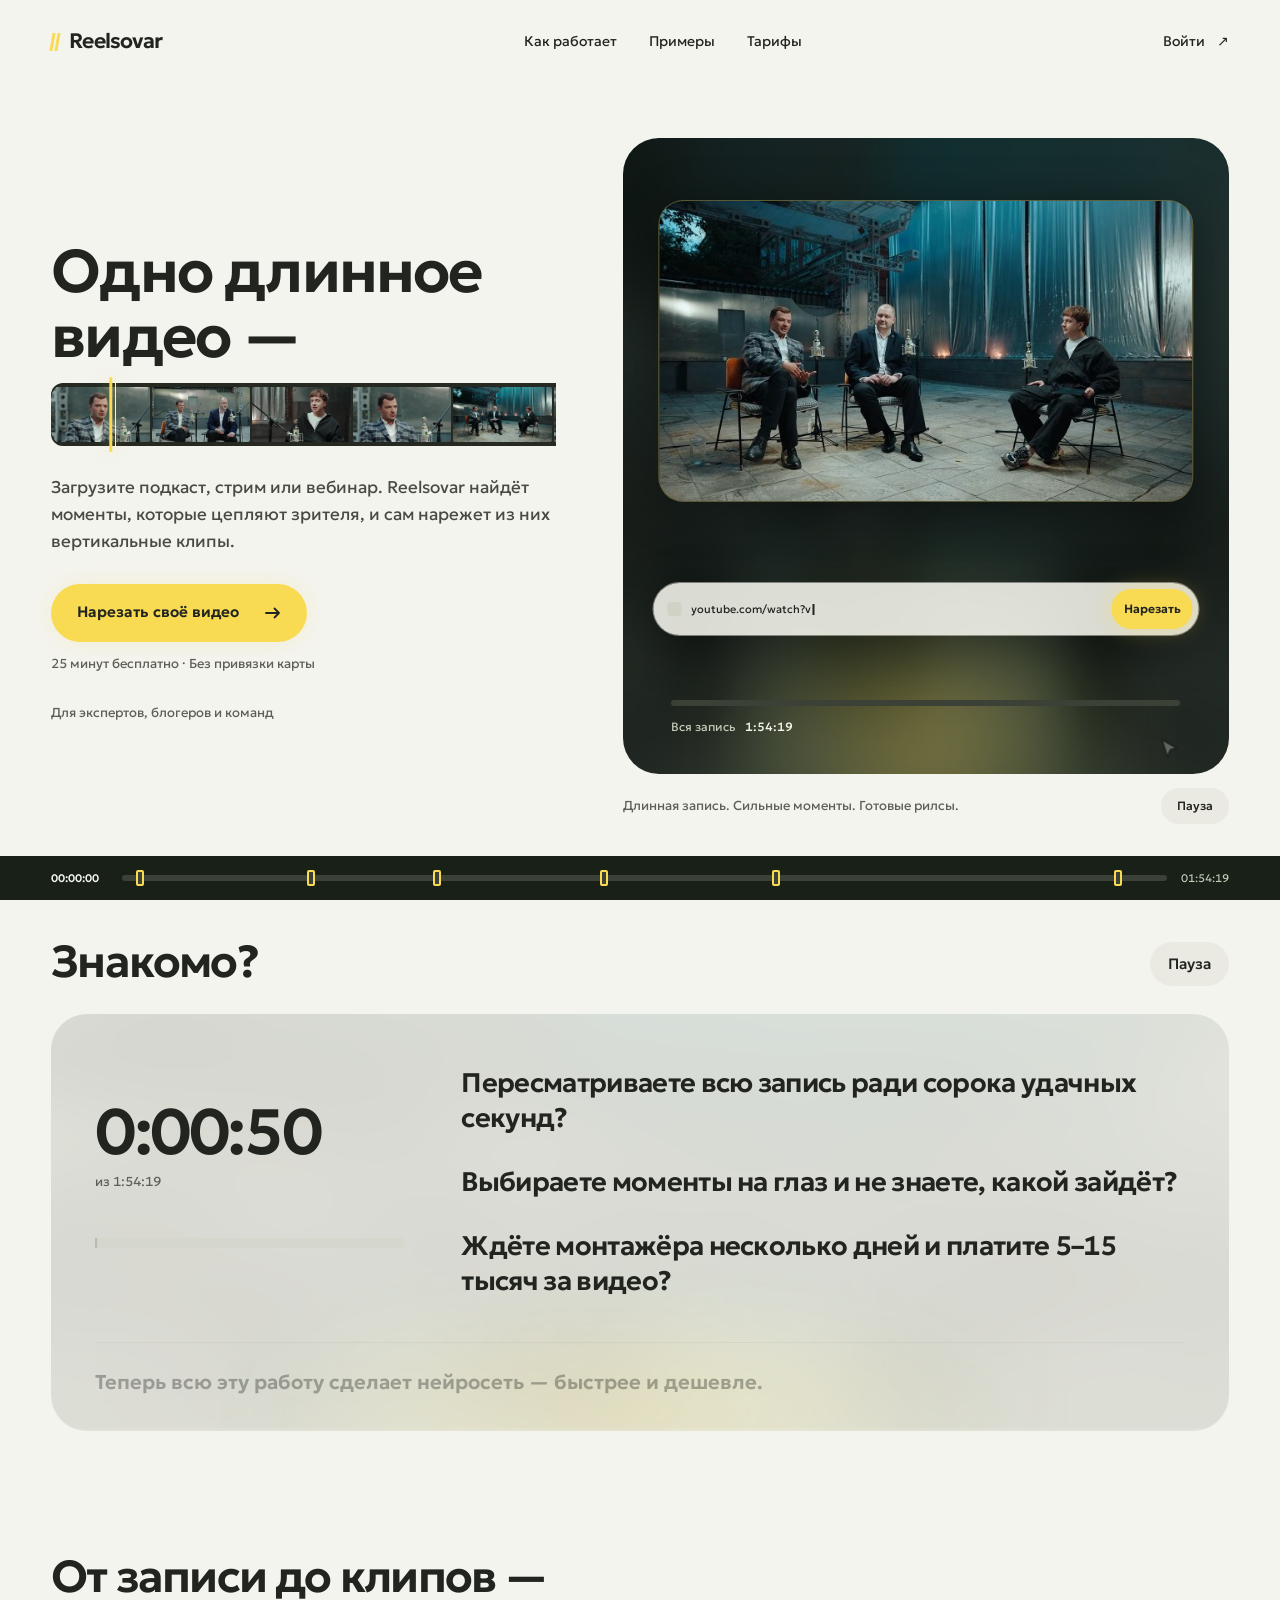
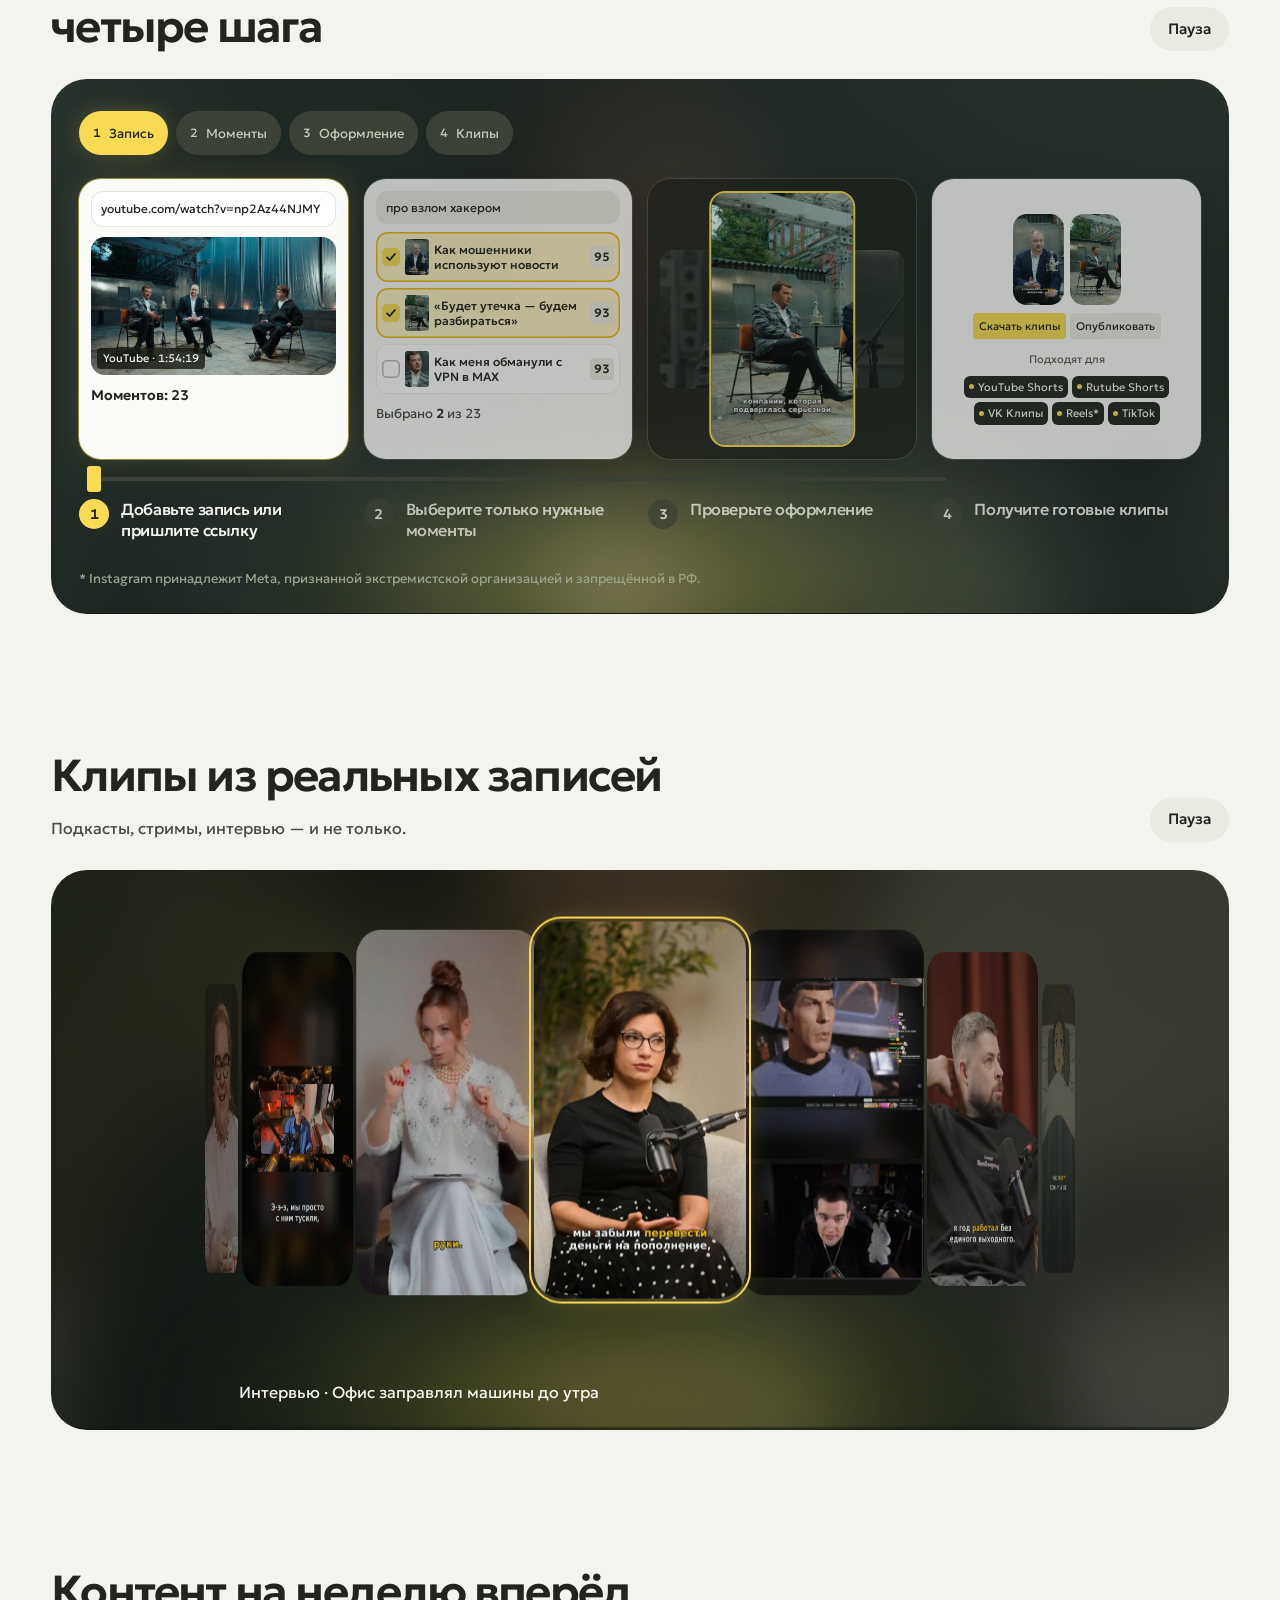
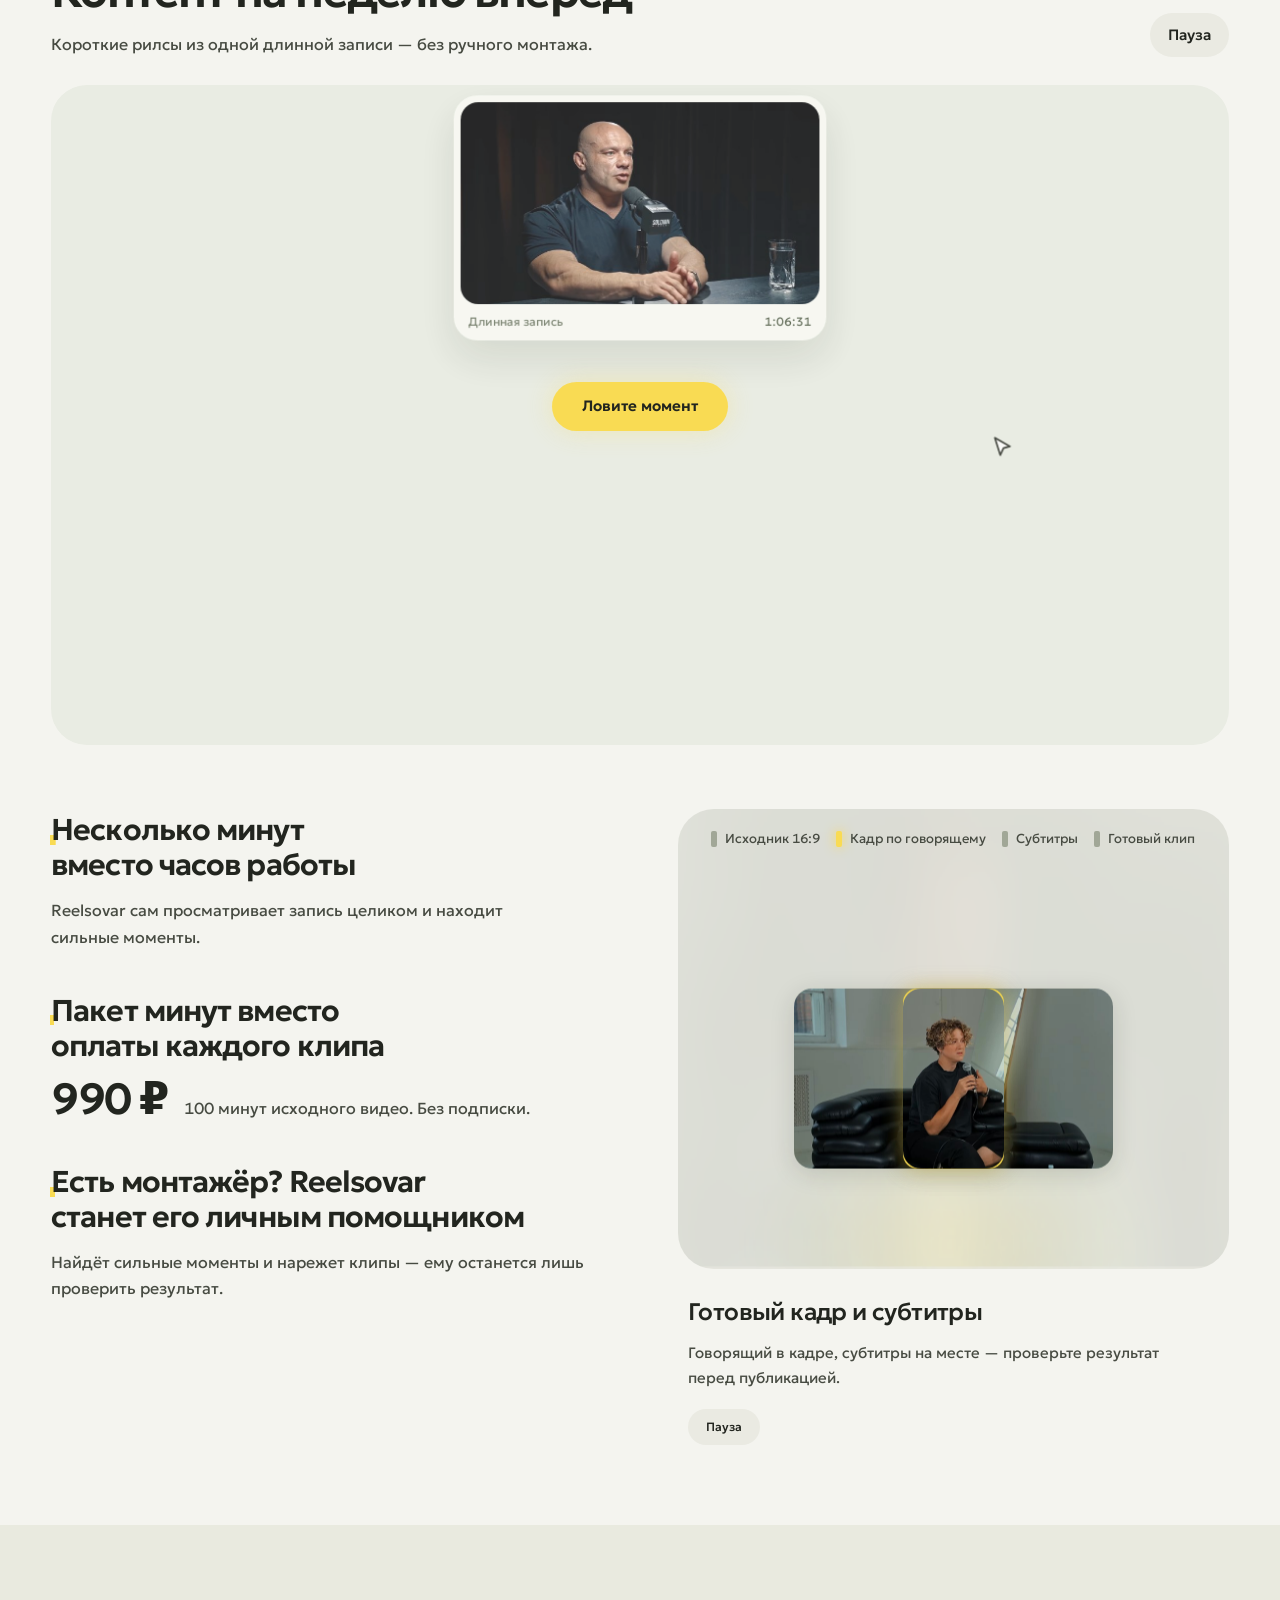
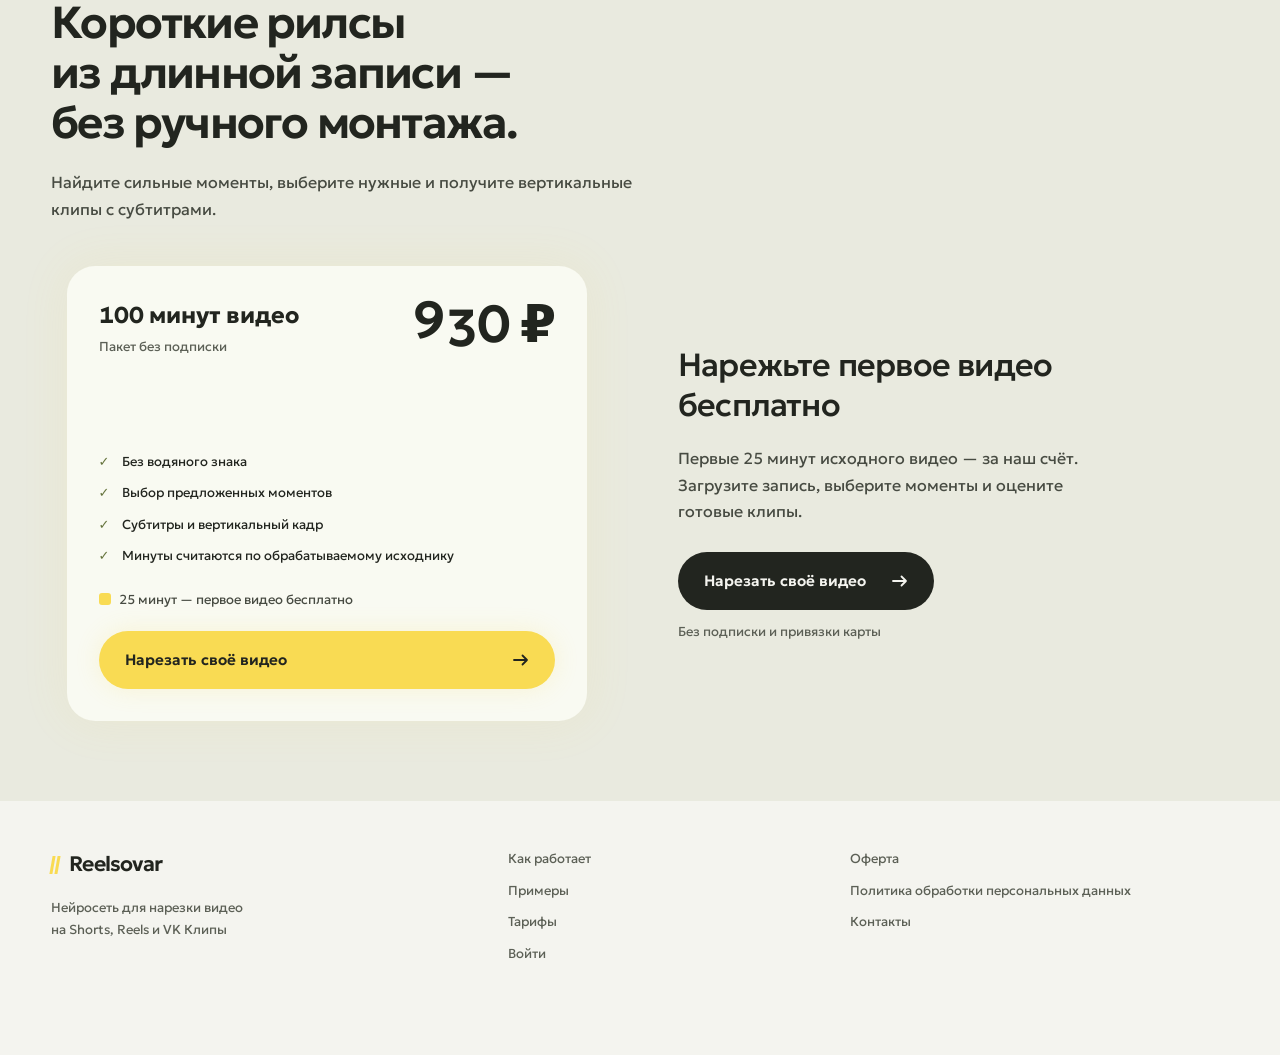
<file: index.html>
<!doctype html>
<html lang="ru"><head><meta charset="utf-8"><meta name="viewport" content="width=device-width, initial-scale=1"><meta name="robots" content="noindex, nofollow">
<title>Reelsovar — короткие рилсы из длинной записи</title><meta name="description" content="Найдите сильные моменты в подкасте, стриме или вебинаре. Получите вертикальные клипы с субтитрами. Первые 25 минут бесплатно.">
<link rel="preload" as="image" href="assets/pipeline/hero-wide.jpg">
<link rel="preload" as="font" type="font/woff2" href="fonts/geologica-cyrillic.woff2" crossorigin><link rel="stylesheet" href="scenes.css?v=7.3"><link rel="stylesheet" href="landing.css?v=8.1"></head><body>
<a class="skip" href="#content">К содержанию</a><svg width="0" height="0" style="position:absolute" aria-hidden="true">
  <symbol id="i-arrow" viewBox="0 0 16 12"><path d="M1 6h13M9.5 1.5 14 6l-4.5 4.5" fill="none" stroke="currentColor" stroke-width="1.8" stroke-linecap="round" stroke-linejoin="round"/></symbol>
  <symbol id="i-check" viewBox="0 0 16 16"><path d="M3.5 8.5l3 3 6-7" fill="none" stroke="currentColor" stroke-width="2" stroke-linecap="round" stroke-linejoin="round"/></symbol>
  <symbol id="i-cursor" viewBox="0 0 24 24"><path d="M5 3l14 8-6 1.6L10 19z" fill="#fff" stroke="#161912" stroke-width="1.6" stroke-linejoin="round"/></symbol>
</svg>
<header class="nav"><a class="logo" href="./"><i class="cutmark" aria-hidden="true"></i>Reelsovar</a><nav aria-label="Главная навигация"><a href="#how">Как работает</a><a href="#examples">Примеры</a><a href="#offer">Тарифы</a></nav><a class="login" href="soon.html">Войти <span aria-hidden="true">↗</span></a></header>
<main id="content">
<section class="hero" id="hero" data-mark="Начало"><div class="hero-copy"><div class="title-stage" id="title">
    <h1 class="tt" aria-label="Одно длинное видео — до 20 коротких рилсов">
      <span class="tt-line1" aria-hidden="true"><span class="w">Одно</span> <span class="w">длинное</span> <span class="w">видео&nbsp;—</span></span>
      <span class="tt-line2" aria-hidden="true">до 20 коротких рилсов</span>
    </h1>
  </div><p class="lead">Загрузите подкаст, стрим или вебинар. Reelsovar найдёт моменты, которые цепляют зрителя, и сам нарежет из них вертикальные клипы.</p><a class="btn cut-btn" href="soon.html">Нарезать своё видео<svg aria-hidden="true"><use href="#i-arrow"/></svg></a><p class="free-note">25 минут бесплатно · Без привязки карты</p><p class="audience">Для экспертов, блогеров и команд</p></div><div class="hero-demo"><div class="stage dark cut-stage" id="cut">
    <div class="cut-frame">
      <video class="cut-src" src="assets/pipeline/hero-wide.mp4" poster="assets/pipeline/hero-wide.jpg" muted loop playsinline preload="auto"></video>
    </div>
    <div class="slices">
      <div class="slice"><div class="face front"><canvas></canvas></div><div class="face back"><video muted loop playsinline preload="none" data-src="media/examples/full-audience-01-m02/preview.mp4" poster="media/examples/full-audience-01-m02/poster.jpg"></video><span class="badge">35 с</span></div></div>
      <div class="slice"><div class="face front"><canvas></canvas></div><div class="face back"><video muted loop playsinline preload="none" data-src="media/examples/full-audience-01-m05/preview.mp4" poster="media/examples/full-audience-01-m05/poster.jpg"></video><span class="badge">35 с</span></div></div>
      <div class="slice"><div class="face front"><canvas></canvas></div><div class="face back"><video muted loop playsinline preload="none" data-src="media/examples/full-audience-01-m04/preview.mp4" poster="media/examples/full-audience-01-m04/poster.jpg"></video><span class="badge">16 с</span></div></div>
    </div>
    <div class="cut-input" aria-hidden="true"><span class="ci-icon"></span><span class="ci-link"></span><span class="ci-btn"><span class="ci-label">Нарезать</span><i class="ci-progress"></i></span></div>
    <svg class="cursor" aria-hidden="true"><use href="#i-cursor"/></svg>
    <div class="cut-lines" aria-hidden="true"><i class="cut-line" style="--x:33.333%"></i><i class="cut-line" style="--x:66.666%"></i></div>
    <div class="cut-timeline">
      <div class="tl-bar"><i class="tl-play"></i>
        <span class="pin" style="--p:.062"><b>07:05</b></span>
        <span class="pin" style="--p:.303"><b>34:36</b></span>
        <span class="pin" style="--p:.983"><b>1:52:24</b></span>
      </div>
      <span class="tl-label">Вся запись <b>1:54:19</b></span>
    </div>
  </div><div class="scene-foot"><p>Длинная запись. Сильные моменты. Готовые рилсы.</p><button class="replay" type="button" data-pause="cut" aria-pressed="false">Пауза</button></div></div></section>
<section class="pain-section" id="familiar" data-mark="Знакомо"><div class="section-head"><h2>Знакомо?</h2><button class="replay" type="button" data-pause="pain" aria-pressed="false">Пауза</button></div><div class="stage paper pain-stage" id="pain">
    <div class="pain-meter"><div class="pain-clock"><span class="pc-time">0:00:00</span><span class="pc-total">из 1:54:19</span></div>
    <div class="pain-bar"><i class="pb-fill"></i><span class="pb-cut"><b>40 с</b></span></div>
    </div><ul class="pain-lines">
      <li><span>Пересматриваете всю запись ради сорока удачных секунд?</span></li>
      <li><span>Выбираете моменты на глаз и не знаете, какой зайдёт?</span></li>
      <li><span>Ждёте монтажёра несколько дней и платите 5–15 тысяч за видео?</span></li>
    </ul>
    <p class="pain-bridge">Теперь всю эту работу сделает нейросеть — быстрее и дешевле.</p>
  </div></section>
<section class="how-section" id="how" data-mark="Как работает"><div class="section-head"><div><h2>От записи до клипов —<br>четыре шага</h2></div><button class="replay" type="button" data-pause="how" aria-pressed="false">Пауза</button></div><div class="stage dark how-stage" id="how-scene">
    <nav class="how-tabs" aria-label="Шаги работы">
      <button type="button" data-step="0" aria-pressed="true"><b>1</b> Запись</button>
      <button type="button" data-step="1" aria-pressed="false"><b>2</b> Моменты</button>
      <button type="button" data-step="2" aria-pressed="false"><b>3</b> Оформление</button>
      <button type="button" data-step="3" aria-pressed="false"><b>4</b> Клипы</button>
    </nav>
    <div class="how-track" aria-hidden="true"><i class="ht-fill"></i><i class="ht-token"></i></div>
    <ol class="stations">
      <li class="station on" data-i="0">
        <div data-ui class="st-vis st-import">
          <div class="mini-url"><span class="mu-text"></span></div>
          <div class="mini-rec"><video muted loop playsinline preload="none" data-src="assets/pipeline/hero-wide.mp4" data-poster="assets/pipeline/hero-wide.jpg"></video><span>YouTube · 1:54:19</span></div>
          <p class="mini-count">Моментов: <span class="mc-n">23</span></p>
        </div>
        <div class="st-text"><span class="st-n">1</span><h3>Добавьте запись или пришлите ссылку</h3></div>
      </li>
      <li class="station" data-i="1">
        <div data-ui class="st-vis st-pick"><p class="mini-search">про взлом хакером</p>
          <div class="mrow" data-pick="1"><span class="tick"><svg><use href="#i-check"/></svg></span><img src="media/examples/full-audience-01-m05/poster.jpg" alt="" loading="lazy"><b>Как мошенники используют новости</b><em>95</em></div>
          <div class="mrow" data-pick="1"><span class="tick"><svg><use href="#i-check"/></svg></span><img src="media/examples/full-audience-01-m02/poster.jpg" alt="" loading="lazy"><b>«Будет утечка — будем разбираться»</b><em>93</em></div>
          <div class="mrow"><span class="tick"></span><img src="media/examples/full-audience-01-m01/poster.jpg" alt="" loading="lazy"><b>Как меня обманули с VPN в MAX</b><em>93</em></div>
          <p class="mini-sel">Выбрано <span class="ms-n">2</span> из 23</p>
        </div>
        <div class="st-text"><span class="st-n">2</span><h3>Выберите только нужные моменты</h3></div>
      </li>
      <li class="station" data-i="2">
        <div data-ui class="st-vis st-frame">
          <div class="mf-wide"><img src="media/examples/full-audience-01-m02/source-thumb.jpg" alt="" loading="lazy"><i class="mf-crop"></i></div>
          <div class="mf-tall"><video muted loop playsinline preload="none" data-src="media/examples/full-audience-01-m02/preview.mp4" data-poster="media/examples/full-audience-01-m02/poster.jpg"></video></div>
        </div>
        <div class="st-text"><span class="st-n">3</span><h3>Проверьте оформление</h3></div>
      </li>
      <li class="station" data-i="3">
        <div data-ui class="st-vis st-done">
          <div class="md-clips">
            <div class="md-clip"><video muted loop playsinline preload="none" data-src="media/examples/full-audience-01-m05/preview.mp4" data-poster="media/examples/full-audience-01-m05/poster.jpg"></video></div>
            <div class="md-clip"><video muted loop playsinline preload="none" data-src="media/examples/full-audience-01-m02/preview.mp4" data-poster="media/examples/full-audience-01-m02/poster.jpg"></video></div>
          </div>
          <div class="md-outputs" aria-hidden="true"><span>Скачать клипы</span><span>Опубликовать</span></div><p class="md-label">Подходят для</p><ul class="md-platforms"><li>YouTube Shorts</li><li>Rutube Shorts</li><li>VK Клипы</li><li>Reels*</li><li>TikTok</li></ul>
        </div>
        <div class="st-text"><span class="st-n">4</span><h3>Получите готовые клипы</h3></div>
      </li>
    </ol>
    <p class="how-note">* Instagram принадлежит Meta, признанной экстремистской организацией и запрещённой в РФ. </p>
  </div></section>
<section class="examples-section" id="examples" data-mark="Примеры"><div class="section-head"><div><h2>Клипы из реальных записей</h2><p>Подкасты, стримы, интервью — и не только.</p></div><div class="drum-nav"><button class="replay" type="button" data-pause="drum" aria-pressed="false">Пауза</button></div></div><div class="stage dark drum-stage" id="drum" role="region" aria-label="Примеры клипов из разных записей">
    <div class="drum-ring"></div>
    <p class="drum-caption" ></p>
  </div></section>
<section class="benefits-section" id="benefits" data-mark="Выгоды"><div class="section-head"><div><h2>Контент на неделю вперёд</h2><p>Короткие рилсы из одной длинной записи — без ручного монтажа.</p></div><button class="replay" type="button" data-pause="rf" aria-pressed="false">Пауза</button></div><div class="stage paper pipeline-stage" id="rf" data-group="0"><div class="pipe-queue"><div class="pipe-origin" data-source-id="audience-02"><div class="pipe-source-frame"><video class="pipe-source" muted loop playsinline preload="none" data-lazy-poster data-src="assets/pipeline/fitness.mp4" data-poster="assets/pipeline/fitness.jpg"></video></div><div class="pipe-meta"><span>Длинная запись</span><span>1:06:31</span></div></div><div class="pipe-origin" data-source-id="biz-cafe"><div class="pipe-source-frame"><video class="pipe-source" muted loop playsinline preload="none" data-lazy-poster data-src="assets/pipeline/cafe.mp4" data-poster="assets/pipeline/cafe.jpg"></video></div><div class="pipe-meta"><span>Длинная запись</span><span>1:04:19</span></div></div><div class="pipe-origin" data-source-id="biz-hr"><div class="pipe-source-frame"><video class="pipe-source" muted loop playsinline preload="none" data-lazy-poster data-src="assets/pipeline/hr.mp4" data-poster="assets/pipeline/hr.jpg"></video></div><div class="pipe-meta"><span>Длинная запись</span><span>55:18</span></div></div></div><div class="pipe-action" aria-hidden="true"><span class="pipe-button"><span>Ловите момент</span><i class="pipe-meter"></i></span></div><div class="pipe-stack" aria-hidden="true"><i class="pipe-stack-back"></i><i class="pipe-stack-back"></i><i class="pipe-stack-back"></i><i class="pipe-stack-back"></i><i class="pipe-stack-back"></i><i class="pipe-stack-back"></i><i class="pipe-stack-back"></i><i class="pipe-stack-back"></i><i class="pipe-stack-back"></i></div><div class="pipe-results"><div class="pipe-deck" data-source-id="audience-02" data-count="5"><div class="pipe-card"><video muted loop playsinline preload="none" data-lazy-poster data-src="assets/weekly/examples/full-audience-02-m01/preview.mp4" data-mobile-src="assets/mobile/examples/full-audience-02-m01/preview.mp4" data-poster="media/examples/full-audience-02-m01/poster.jpg"></video></div><div class="pipe-card"><video muted loop playsinline preload="none" data-lazy-poster data-src="assets/weekly/examples/full-audience-02-m02/preview.mp4" data-mobile-src="assets/mobile/examples/full-audience-02-m02/preview.mp4" data-poster="media/examples/full-audience-02-m02/poster.jpg"></video></div><div class="pipe-card"><video muted loop playsinline preload="none" data-lazy-poster data-src="assets/weekly/examples/full-audience-02-m03/preview.mp4" data-mobile-src="assets/mobile/examples/full-audience-02-m03/preview.mp4" data-poster="assets/examples/full-audience-02-m03/poster.jpg"></video></div><div class="pipe-card"><video muted loop playsinline preload="none" data-lazy-poster data-src="assets/weekly/examples/full-audience-02-m04/preview.mp4" data-mobile-src="assets/mobile/examples/full-audience-02-m04/preview.mp4" data-poster="media/examples/full-audience-02-m04/poster.jpg"></video></div><div class="pipe-card"><video muted loop playsinline preload="none" data-lazy-poster data-src="assets/weekly/examples/full-audience-02-m05/preview.mp4" data-mobile-src="assets/mobile/examples/full-audience-02-m05/preview.mp4" data-poster="assets/examples/full-audience-02-m05/poster.jpg"></video></div></div><div class="pipe-deck" data-source-id="biz-cafe" data-count="3"><div class="pipe-card"><video muted loop playsinline preload="none" data-lazy-poster data-src="assets/weekly/examples/full-biz-cafe-m01/preview.mp4" data-mobile-src="assets/mobile/examples/full-biz-cafe-m01/preview.mp4" data-poster="media/examples/full-biz-cafe-m01/poster.jpg"></video></div><div class="pipe-card"><video muted loop playsinline preload="none" data-lazy-poster data-src="assets/weekly/examples/full-biz-cafe-m02/preview.mp4" data-mobile-src="assets/mobile/examples/full-biz-cafe-m02/preview.mp4" data-poster="assets/examples/full-biz-cafe-m02/poster.jpg"></video></div><div class="pipe-card"><video muted loop playsinline preload="none" data-lazy-poster data-src="assets/weekly/examples/full-biz-cafe-m03/preview.mp4" data-mobile-src="assets/mobile/examples/full-biz-cafe-m03/preview.mp4" data-poster="media/examples/full-biz-cafe-m03/poster.jpg"></video></div></div><div class="pipe-deck" data-source-id="biz-hr" data-count="3"><div class="pipe-card"><video muted loop playsinline preload="none" data-lazy-poster data-src="assets/weekly/examples/full-biz-hr-m01/preview.mp4" data-mobile-src="assets/mobile/examples/full-biz-hr-m01/preview.mp4" data-poster="media/examples/full-biz-hr-m01/poster.jpg"></video></div><div class="pipe-card"><video muted loop playsinline preload="none" data-lazy-poster data-src="assets/weekly/examples/full-biz-hr-m02/preview.mp4" data-mobile-src="assets/mobile/examples/full-biz-hr-m02/preview.mp4" data-poster="assets/examples/full-biz-hr-m02/poster.jpg"></video></div><div class="pipe-card"><video muted loop playsinline preload="none" data-lazy-poster data-src="assets/weekly/examples/full-biz-hr-m03/preview.mp4" data-mobile-src="assets/mobile/examples/full-biz-hr-m03/preview.mp4" data-poster="media/examples/full-biz-hr-m03/poster.jpg"></video></div></div></div><svg class="cursor" aria-hidden="true"><use href="#i-cursor"/></svg></div><div class="benefits-grid"><div class="benefit-copy"><article class="bf"><h3><mark>Несколько минут</mark> вместо часов работы</h3><p>Reelsovar сам просматривает запись целиком и находит сильные моменты.</p></article><article class="bf"><h3><mark>Пакет минут</mark> вместо оплаты каждого клипа</h3><p class="bf-price"><b>990 ₽</b><span>100 минут исходного видео. Без подписки.</span></p></article><article class="bf"><h3><mark>Есть монтажёр?</mark> Reelsovar станет его личным помощником</h3><p>Найдёт сильные моменты и нарежет клипы — ему останется лишь проверить результат.</p></article></div><div class="benefit-visual"><div class="stage paper layers-stage" id="layers"><ol class="layers-key"><li>Исходник 16:9</li><li>Кадр по говорящему</li><li>Субтитры</li><li>Готовый клип</li></ol>
    <div class="ly-scene">
      <div class="ly ly1" data-layer="Исходник"><img src="assets/fonts-poster.jpg" alt="" loading="lazy"><span class="ly-tag">Исходник 16:9</span></div>
      <div class="ly ly2" data-layer="Кадр"><i class="ly-frame"></i><span class="ly-tag">Кадр 9:16 по говорящему</span></div>
      <div class="ly ly3" data-layer="Субтитры"><span class="ly-sub">Каждый курс<br>даёт <b>опорные точки</b></span><span class="ly-tag">Субтитры по словам</span></div>
      <div class="ly ly4" data-layer="Результат"><img src="media/examples/full-biz-fonts-m03/poster.jpg" alt="" loading="lazy"><span class="ly-tag">Готовый клип</span></div>
    </div>
  </div><div class="layers-copy"><h3>Готовый кадр и субтитры</h3><p>Говорящий в кадре, субтитры на месте — проверьте результат перед публикацией.</p><button class="replay" type="button" data-pause="layers" aria-pressed="false">Пауза</button></div></div></div></section>
<section class="offer-section" id="offer" data-mark="Начать"><div class="offer-intro"><h2>Короткие рилсы<br>из длинной записи —<br>без ручного монтажа.</h2><p>Найдите сильные моменты, выберите нужные и получите вертикальные клипы с субтитрами.</p></div><div class="offer-grid"><div class="stage paper price-stage" id="price">
    <div class="pr-card">
      <div class="pr-head"><div><b>100 минут видео</b><span>Пакет без подписки</span></div>
        <p class="odo" role="img" aria-label="990 ₽"><span class="d" data-d="9"></span><span class="d" data-d="9"></span><span class="d" data-d="0"></span><span class="rub">&nbsp;₽</span></p></div>
      <div class="ticks" aria-hidden="true"></div>
      <ul class="offer-list"><li>Без водяного знака</li><li>Выбор предложенных моментов</li><li>Субтитры и вертикальный кадр</li><li>Минуты считаются по обрабатываемому исходнику</li></ul><p class="pr-note"><i></i>25 минут — первое видео бесплатно</p>
      <a class="btn cut-btn" href="soon.html">Нарезать своё видео<svg aria-hidden="true"><use href="#i-arrow"/></svg></a>
    </div>
  </div><div class="free-offer"><h3>Нарежьте первое видео бесплатно</h3><p>Первые 25 минут исходного видео — за наш счёт. Загрузите запись, выберите моменты и оцените готовые клипы.</p><a class="btn cut-btn" href="soon.html">Нарезать своё видео<svg aria-hidden="true"><use href="#i-arrow"/></svg></a><p class="free-note">Без подписки и привязки карты</p></div></div></section>
</main><footer><div><a class="logo" href="#hero"><i class="cutmark" aria-hidden="true"></i>Reelsovar</a><p>Нейросеть для нарезки видео<br>на Shorts, Reels и VK Клипы</p></div><nav aria-label="Навигация в подвале"><a href="#how">Как работает</a><a href="#examples">Примеры</a><a href="#offer">Тарифы</a><a href="soon.html">Войти</a></nav><div class="legal"><span>Оферта</span><span>Политика обработки персональных данных</span><span>Контакты</span></div></footer>
<nav class="pagecode" aria-label="Разделы как моменты записи"><span class="pc-now">00:00:00</span><div class="pc-track"><i class="pc-head"></i></div><span class="pc-all">01:54:19</span></nav>

<noscript><p class="script-note">Для просмотра анимаций включите JavaScript.</p><style>.tt-line2{color:var(--ink)}.drum-stage,.watch-clip{display:none}.pain-bridge,.mf-tall{opacity:1}.stations .station{opacity:1;visibility:visible;grid-area:auto}.stations{display:grid}.how-tabs{display:none}.odo .d::before{content:attr(data-d)}.slice{display:none}.ly4{transform:translateZ(1px)}.burst-card{opacity:1}.replay{display:none}</style><p class="script-note"><a href="media/examples/full-biz-hr-m01/final.mp4">Смотреть пример клипа</a></p></noscript>
<script src="vendor/gsap.min.js"></script><script src="scenes.js?v=8.1"></script></body></html>
</file>
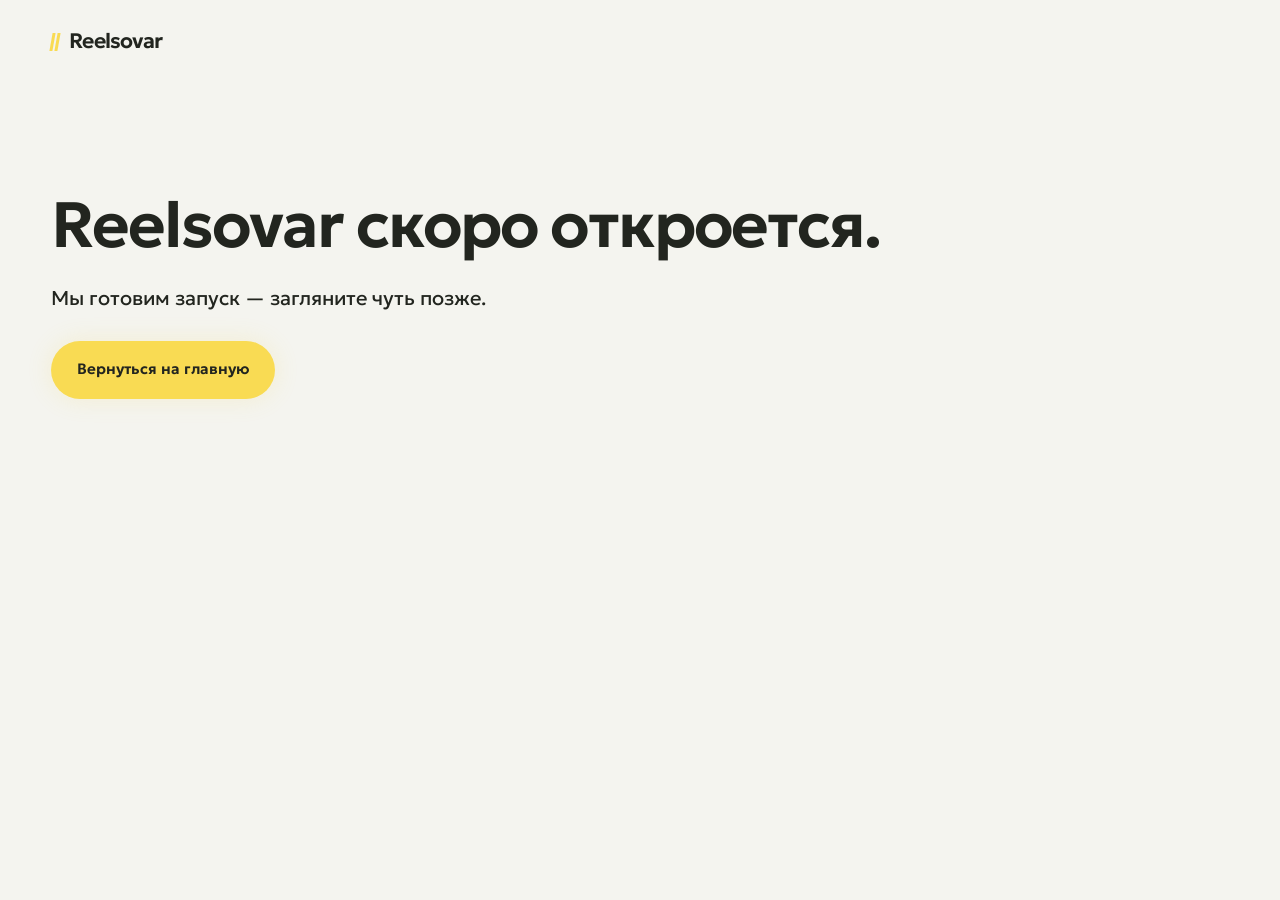
<file: soon.html>
<!doctype html><html lang="ru"><head><meta charset="utf-8"><meta name="viewport" content="width=device-width,initial-scale=1"><meta name="robots" content="noindex,nofollow"><title>Reelsovar скоро откроется</title><link rel="stylesheet" href="scenes.css"><link rel="stylesheet" href="landing.css"></head><body><header class="nav"><a class="logo" href="./"><i class="cutmark" aria-hidden="true"></i>Reelsovar</a></header><main class="soon"><h1>Reelsovar скоро откроется.</h1><p>Мы готовим запуск — загляните чуть позже.</p><a class="btn" href="./">Вернуться на главную</a></main></body></html>
</file>
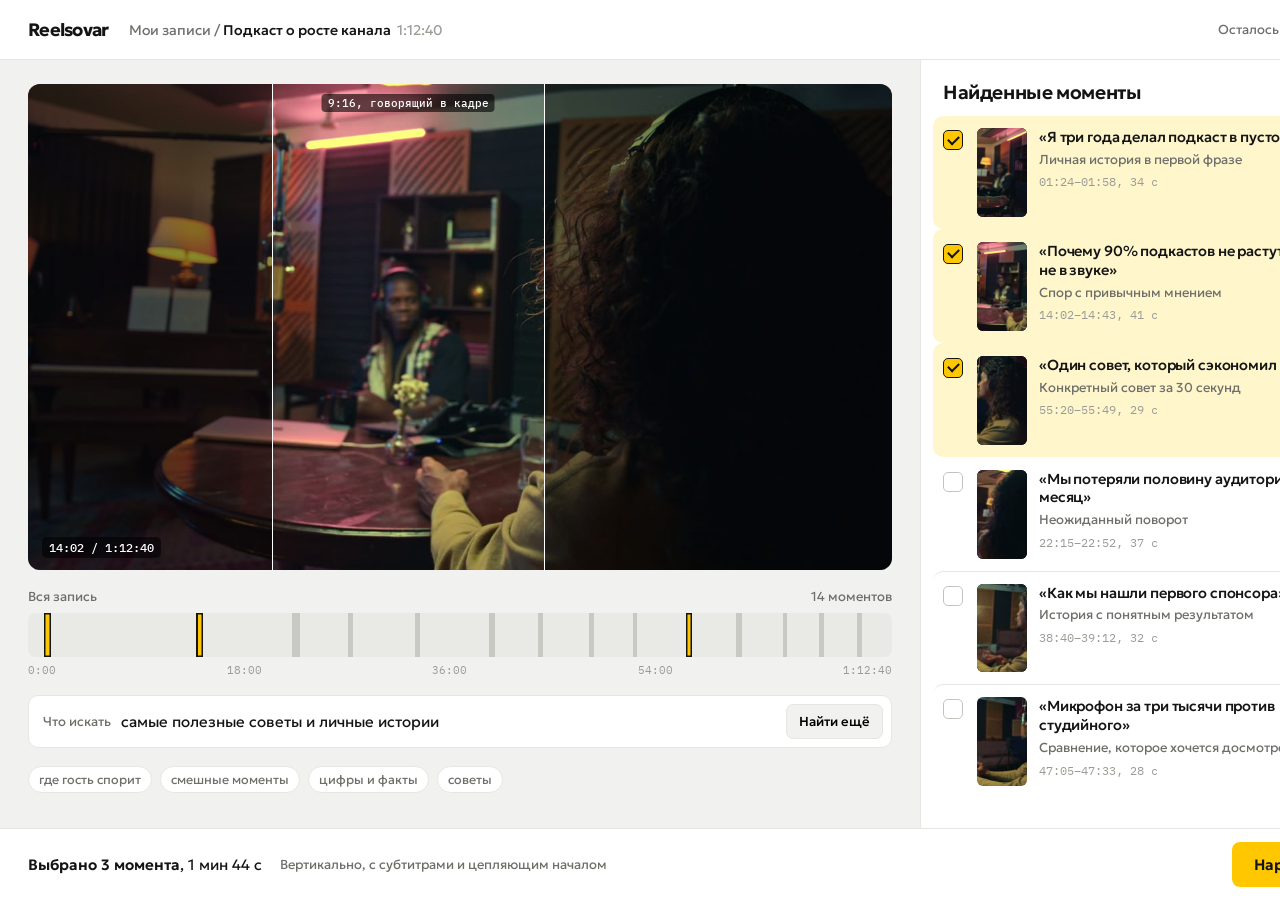
<file: ui/moments.html>
<!doctype html>
<html lang="ru">
<head>
<meta charset="utf-8">
<!-- avoid-ai-design-ignore-file: K7 — статичный макет, рендерится в картинку media/ui_moments*.webp -->
<title>Reelsovar — выбор моментов (макет интерфейса)</title>
<link href="https://fonts.googleapis.com/css2?family=Geologica:wght@400;500;600;700&family=IBM+Plex+Mono:wght@400;500&display=swap" rel="stylesheet">
<style>
:root{--bg:#f1f1ef;--card:#fff;--ink:#141414;--mute:#6e6e6a;--soft:#9b9b96;--line:#e6e6e2;--sel:#141414;--hit:#141414;--mark:#FFC700;
  --sans:"Geologica",system-ui,sans-serif;--mono:"IBM Plex Mono",ui-monospace,monospace}
*{box-sizing:border-box;margin:0;padding:0}
body{width:1440px;height:900px;overflow:hidden;background:var(--bg);font-family:var(--sans);color:var(--ink);-webkit-font-smoothing:antialiased}
.top{height:60px;display:flex;align-items:center;gap:20px;padding:0 28px;border-bottom:1px solid var(--line);background:var(--card)}
.logo{font-weight:700;font-size:18px;letter-spacing:-.04em}
.crumb{color:var(--mute);font-size:14px}.crumb b{color:var(--ink);font-weight:500}
.top .sp{flex:1}
.bal{font-size:13px;color:var(--mute)}.bal b{color:var(--ink);font-weight:500}
.ava{width:30px;height:30px;border-radius:50%;background:#d9d9d4}
.main{display:grid;grid-template-columns:1fr 520px;height:calc(900px - 60px - 72px)}
.left{padding:24px 28px;display:flex;flex-direction:column;gap:18px;min-width:0}
.player{position:relative;aspect-ratio:16/9;border-radius:12px;overflow:hidden;background:#000}
.player img{width:100%;height:100%;object-fit:cover;display:block}
.player .tc{position:absolute;left:14px;bottom:12px;font:500 12px var(--mono);color:#fff;background:#0009;padding:3px 7px;border-radius:5px}
.player .win{position:absolute;top:0;bottom:0;left:28.2%;width:31.6%;box-shadow:0 0 0 2000px #0007;border-left:1.5px solid #fff;border-right:1.5px solid #fff}
.player .win span{position:absolute;top:10px;left:50%;transform:translateX(-50%);font:500 11px var(--mono);color:#fff;background:#0009;padding:2px 6px;border-radius:4px;white-space:nowrap}
.tl-head{display:flex;justify-content:space-between;font-size:13px;color:var(--mute)}
.tl{position:relative;height:44px;border-radius:8px;background:#e9e9e6;overflow:hidden}
.tl i{position:absolute;top:0;bottom:0;background:#c9c9c4}
.tl i.on{background:var(--mark);box-shadow:inset 0 0 0 1.5px var(--ink)}
.tl .ph{position:absolute;top:-4px;bottom:-4px;width:2px;background:var(--hit);left:19.4%}
.tl-axis{display:flex;justify-content:space-between;font:400 11px var(--mono);color:var(--soft);margin-top:-10px}
.ask{display:flex;align-items:center;gap:10px;background:var(--card);border:1px solid var(--line);border-radius:10px;padding:8px 8px 8px 14px}
.ask label{font-size:13px;color:var(--mute);white-space:nowrap}
.ask input{flex:1;border:0;outline:0;font:400 15px var(--sans);color:var(--ink);background:transparent}
.ask button{border:1px solid var(--line);background:var(--bg);font:500 13px var(--sans);padding:8px 12px;border-radius:7px}
.chips{display:flex;gap:8px;flex-wrap:wrap}
.chips span{font-size:12.5px;padding:5px 10px;border-radius:99px;border:1px solid var(--line);color:var(--mute);background:var(--card)}
.right{border-left:1px solid var(--line);background:var(--card);display:flex;flex-direction:column;min-height:0}
.r-head{padding:20px 22px 12px;display:flex;align-items:baseline;justify-content:space-between}
.r-head h2{font-weight:600;font-size:19px;letter-spacing:-.02em}
.r-head span{font-size:13px;color:var(--mute)}
.list{list-style:none;overflow:hidden;padding:0 12px}
.m{display:grid;grid-template-columns:22px 50px 1fr 44px;gap:12px;align-items:start;padding:12px 10px;border-radius:10px}
.m+.m{border-top:1px solid var(--line)}
.m.sel{background:#FFF6CC}
.m+.m.sel,.m.sel+.m{border-top-color:transparent}
.cb{width:20px;height:20px;border-radius:5px;border:1.5px solid #c4c4bf;margin-top:2px;display:grid;place-items:center}
.sel .cb{background:var(--mark);border-color:var(--ink)}
.sel .cb::after{content:"";width:9px;height:5px;border:2px solid var(--ink);border-top:0;border-right:0;transform:rotate(-45deg) translate(1px,-1px)}
.th{width:50px;aspect-ratio:9/16;border-radius:6px;overflow:hidden;background:#000}
.th img{width:100%;height:100%;object-fit:cover;display:block}
.q{font-weight:500;font-size:14.5px;line-height:1.3;letter-spacing:-.01em}
.why{font-size:13px;color:var(--mute);margin-top:4px;line-height:1.35}
.t{font:400 11.5px var(--mono);color:var(--soft);margin-top:6px}
.sc{font-weight:600;font-size:20px;letter-spacing:-.03em;text-align:right;line-height:1}
.sc small{display:block;font:400 10px var(--mono);color:var(--soft);margin-top:4px;letter-spacing:0}
.m:not(.sel) .sc{color:#8a8a85}
.bar{height:72px;display:flex;align-items:center;gap:18px;padding:0 28px;border-top:1px solid var(--line);background:var(--card)}
.bar .sum{font-size:15px}.bar .sum b{font-weight:600}
.bar .opt{font-size:13px;color:var(--mute)}
.bar .sp{flex:1}
.go{border:0;background:var(--mark);color:var(--ink);font:600 15px var(--sans);padding:13px 22px;border-radius:8px}
</style>
</head>
<body>
<header class="top">
  <div class="logo">Reelsovar</div>
  <div class="crumb">Мои записи / <b>Подкаст о росте канала</b>&nbsp;&nbsp;<span style="color:var(--soft)">1:12:40</span></div>
  <div class="sp"></div>
  <div class="bal">Осталось <b>18 из 25 мин</b></div>
  <div class="ava"></div>
</header>

<div class="main">
  <section class="left">
    <div class="player">
      <img src="../media/strip/h7.jpg" alt="">
      <div class="win"><span>9:16, говорящий в кадре</span></div>
      <div class="tc">14:02 / 1:12:40</div>
    </div>
    <div>
      <div class="tl-head"><span>Вся запись</span><span>14 моментов</span></div>
      <div class="tl" style="margin-top:8px">
        <i class="on" style="left:1.9%;width:.8%"></i><i class="on" style="left:19.4%;width:.9%"></i><i style="left:30.6%;width:.9%"></i>
        <i style="left:37%;width:.6%"></i><i style="left:44.8%;width:.6%"></i><i style="left:53.3%;width:.7%"></i>
        <i style="left:59%;width:.6%"></i><i style="left:64.9%;width:.6%"></i><i style="left:70%;width:.5%"></i>
        <i class="on" style="left:76.1%;width:.7%"></i><i style="left:82%;width:.6%"></i><i style="left:87.4%;width:.5%"></i>
        <i style="left:91.5%;width:.6%"></i><i style="left:96%;width:.5%"></i>
        <div class="ph"></div>
      </div>
      <div class="tl-axis" style="margin-top:6px"><span>0:00</span><span>18:00</span><span>36:00</span><span>54:00</span><span>1:12:40</span></div>
    </div>
    <div class="ask">
      <label>Что искать</label>
      <input value="самые полезные советы и личные истории">
      <button>Найти ещё</button>
    </div>
    <div class="chips"><span>где гость спорит</span><span>смешные моменты</span><span>цифры и факты</span><span>советы</span></div>
  </section>

  <aside class="right">
    <div class="r-head"><h2>Найденные моменты</h2><span>по силе</span></div>
    <ul class="list">
      <li class="m sel"><i class="cb"></i><div class="th"><img src="../media/strip/h1.jpg" style="object-position:90% 50%" alt=""></div>
        <div><div class="q">«Я три года делал подкаст в пустоту»</div><div class="why">Личная история в первой фразе</div><div class="t">01:24–01:58, 34 с</div></div><div class="sc">93<small>/100</small></div></li>
      <li class="m sel"><i class="cb"></i><div class="th"><img src="../media/strip/h7.jpg" style="object-position:41% 50%" alt=""></div>
        <div><div class="q">«Почему 90% подкастов не растут — и дело не в звуке»</div><div class="why">Спор с привычным мнением</div><div class="t">14:02–14:43, 41 с</div></div><div class="sc">88<small>/100</small></div></li>
      <li class="m sel"><i class="cb"></i><div class="th"><img src="../media/strip/h11.jpg" style="object-position:94% 50%" alt=""></div>
        <div><div class="q">«Один совет, который сэкономил мне год»</div><div class="why">Конкретный совет за 30 секунд</div><div class="t">55:20–55:49, 29 с</div></div><div class="sc">81<small>/100</small></div></li>
      <li class="m"><i class="cb"></i><div class="th"><img src="../media/strip/s5.jpg" style="object-position:45% 50%" alt=""></div>
        <div><div class="q">«Мы потеряли половину аудитории за месяц»</div><div class="why">Неожиданный поворот</div><div class="t">22:15–22:52, 37 с</div></div><div class="sc">76<small>/100</small></div></li>
      <li class="m"><i class="cb"></i><div class="th"><img src="../media/strip/s9.jpg" style="object-position:60% 50%" alt=""></div>
        <div><div class="q">«Как мы нашли первого спонсора»</div><div class="why">История с понятным результатом</div><div class="t">38:40–39:12, 32 с</div></div><div class="sc">72<small>/100</small></div></li>
      <li class="m"><i class="cb"></i><div class="th"><img src="../media/strip/s12.jpg" style="object-position:50% 50%" alt=""></div>
        <div><div class="q">«Микрофон за три тысячи против студийного»</div><div class="why">Сравнение, которое хочется досмотреть</div><div class="t">47:05–47:33, 28 с</div></div><div class="sc">64<small>/100</small></div></li>
    </ul>
  </aside>
</div>

<footer class="bar">
  <div class="sum"><b>Выбрано 3 момента</b>, 1 мин 44 с</div>
  <div class="opt">Вертикально, с субтитрами и цепляющим началом</div>
  <div class="sp"></div>
  <button class="go">Нарезать 3 клипа</button>
</footer>
</body>
</html>
</file>
<file: scenes.css>
@font-face{font-family:Geologica;font-weight:400 700;font-display:swap;src:url(fonts/geologica-cyrillic.woff2) format('woff2');unicode-range:U+0301,U+0400-045F,U+0490-0491,U+04B0-04B1,U+2116}
@font-face{font-family:Geologica;font-weight:400 700;font-display:swap;src:url(fonts/geologica-latin.woff2) format('woff2');unicode-range:U+0000-00FF,U+2000-206F,U+20AC,U+2122,U+2190-2193}
:root{--paper:#f4f4ef;--paper-2:#eaeae2;--ink:#22251f;--ink-2:#474b42;--mute:#5c6056;--graphite:#252922;--graphite-2:#2f342b;--graphite-3:#3b4136;--on-dark:#f4f5ee;--on-dark-2:#c3cab8;--on-dark-3:#9aa38f;--yellow:#f4c727;--yellow-2:#e8b912;--ease:cubic-bezier(.16,1,.3,1);--pad:clamp(20px,4.5vw,64px);--edge:max(var(--pad),calc((100% - 1200px) / 2))}
*{box-sizing:border-box;margin:0;padding:0}
html{background:var(--paper);scroll-behavior:smooth}
body{font:400 17px/1.5 Geologica,system-ui,sans-serif;color:var(--ink);-webkit-font-smoothing:antialiased;font-variant-numeric:tabular-nums;padding-bottom:64px;overflow-x:hidden}
img,video,canvas,svg{display:block}
button{font:inherit;color:inherit;background:none;border:0;cursor:pointer}
ul,ol{list-style:none}
::selection{background:var(--yellow)}
:focus-visible{outline:2px solid #6d5300;outline-offset:3px;border-radius:4px}
.dark :focus-visible{outline-color:var(--yellow)}
h1,h2{font-weight:600;letter-spacing:-.03em;line-height:1.05;text-wrap:balance}
h1{font-size:clamp(36px,5vw,64px)}
h2{font-size:clamp(24px,2.4vw,34px);display:flex;align-items:center;gap:14px}
.cutmark{display:inline-block;width:8px;height:18px;border-inline:3px solid var(--yellow);transform:skew(-10deg)}
.logo{display:inline-flex;align-items:center;gap:10px;font-weight:600;font-size:21px;letter-spacing:-.04em;text-decoration:none;color:inherit}
.top{display:flex;justify-content:space-between;align-items:center;gap:16px;padding:20px var(--edge);font-size:14px;color:var(--mute)}
section{padding-inline:var(--edge)}
.intro{padding-top:48px;padding-bottom:40px}
.intro p{margin-top:20px;max-width:46em;font-size:19px;color:var(--ink-2)}
.intro a{color:inherit}
.demo{padding-top:56px;padding-bottom:56px}
.demo-head{display:grid;grid-template-columns:minmax(0,1fr) auto;gap:8px 24px;align-items:end;margin-bottom:24px}
.demo-head p{grid-column:1;max-width:48em;color:var(--ink-2);font-size:16px}
.demo-head .replay,.drum-nav{grid-column:2;grid-row:1/3;align-self:end}
.num{display:grid;place-items:center;width:34px;height:34px;border-radius:50%;background:var(--yellow);font-size:16px;letter-spacing:0;flex:none}
.replay{min-height:44px;padding:0 18px;border-radius:8px;background:var(--paper-2);font-size:15px;font-weight:500;transition:background-color .2s,transform .15s var(--ease)}
.replay:hover{background:#dfdfd5}.replay:active{transform:scale(.97)}
.drum-nav{display:flex;gap:8px}
.stage{position:relative;border-radius:18px;overflow:hidden;isolation:isolate}
.stage.dark{background:var(--graphite);color:var(--on-dark)}
.stage.paper{background:var(--paper-2)}
.cursor{position:absolute;left:0;top:0;z-index:8;width:26px;height:26px;opacity:0;pointer-events:none}

/* 1. Разрез */
.cut-stage{aspect-ratio:16/10;perspective:1600px}
.cut-frame,.cut-lines{position:absolute;left:50%;top:7%;width:66%;aspect-ratio:16/9;translate:-50% 0;border-radius:8px}
.cut-frame{overflow:hidden;background:#161912}
.cut-src{width:100%;height:100%;object-fit:cover}
.cut-lines{z-index:5;pointer-events:none}
.cut-line{position:absolute;top:-10px;bottom:-10px;left:var(--x);width:4px;margin-left:-2px;border-radius:2px;background:var(--yellow);transform-origin:50% 0;transform:scaleY(0)}
.slices{position:absolute;inset:0;pointer-events:none;transform-style:preserve-3d}
.slice{position:absolute;left:0;top:0;opacity:0;transform-style:preserve-3d;will-change:transform}
.face{position:absolute;inset:0;border-radius:6px;overflow:hidden;backface-visibility:hidden;-webkit-backface-visibility:hidden;background:#161912}
.face.back{transform:rotateY(180deg);outline:2px solid var(--yellow);outline-offset:-2px}
.face canvas,.face video{position:absolute;inset:0;width:100%;height:100%}
.face canvas{object-fit:fill}
.face video{object-fit:cover}
.badge{position:absolute;left:8px;top:8px;z-index:2;padding:3px 8px;border-radius:6px;background:var(--yellow);color:var(--ink);font-size:13px;font-weight:600}
.cut-input{position:absolute;left:50%;top:70%;z-index:6;display:flex;align-items:center;gap:10px;width:min(560px,66%);padding:6px 6px 6px 14px;translate:-50% 0;border-radius:12px;background:#fbfbf8;color:var(--ink);box-shadow:0 14px 30px -18px #000c} /* taste-skill-ignore: плавающее поле — оверлей */
.ci-icon{width:14px;height:14px;border-radius:3px;background:#d0d2c6;flex:none}
.ci-link{flex:1;min-width:0;font-size:15px;white-space:nowrap;overflow:hidden}
.ci-link::after{content:'';display:inline-block;width:2px;height:1em;margin-left:1px;vertical-align:-2px;background:var(--ink);animation:caret 1s steps(1) infinite}
@keyframes caret{50%{opacity:0}}
.ci-btn{position:relative;overflow:hidden;padding:10px 16px;border-radius:8px;background:var(--yellow);font-weight:600;font-size:15px;white-space:nowrap}
.ci-progress{position:absolute;left:0;bottom:0;height:3px;width:100%;background:var(--ink);transform-origin:0 50%;transform:scaleX(0)}
.cut-timeline{position:absolute;left:17%;right:17%;bottom:5%;display:grid;gap:12px}
.tl-label{font-size:14px;color:var(--on-dark-2)}
.tl-label b{color:var(--on-dark);font-weight:500;margin-left:6px}
.tl-bar{position:relative;height:6px;border-radius:3px;background:var(--graphite-3)}
.tl-play{position:absolute;inset:0;border-radius:3px;background:#59614f;transform-origin:0 50%;transform:scaleX(0)}
.pin{position:absolute;left:calc(var(--p) * 100%);top:50%;width:12px;height:22px;margin:-11px 0 0 -6px;border-radius:3px;background:var(--yellow);transform:scale(0)}
.pin b{position:absolute;left:50%;bottom:28px;translate:-50% 0;padding:2px 7px;border-radius:5px;background:var(--on-dark);color:var(--ink);font-size:12px;font-weight:600;white-space:nowrap}
.pin:last-child b{left:auto;right:-6px;translate:0 0}

/* 2. Заголовок-разрез */
.title-stage{display:grid;place-items:center;min-height:380px;padding:56px 24px}
.tt{display:grid;justify-items:center;gap:.18em;font-size:clamp(32px,5.2vw,68px);font-weight:600;letter-spacing:-.035em;line-height:1.08;text-align:center}
.tt-line1 .w{display:inline-block;transition:color .25s}
.tt-line1 .w.on{color:#b58a00}
.tt-line2{position:relative;display:flex;height:1.25em;perspective:900px}
.tp{position:relative;height:100%;transform-style:preserve-3d;will-change:transform}
.tp .face{border-radius:0}
.tp .front{overflow:hidden}
.tp .film{position:absolute;top:0;bottom:0;display:flex;gap:2px;padding:4px 0}
.tp .film img{height:100%;aspect-ratio:16/9;object-fit:cover;border-radius:2px}
.tp .back{transform:rotateX(180deg);display:grid;place-items:center;background:var(--ink);color:var(--paper);border-radius:10px;outline:none}
.tp .back.hl{background:var(--yellow);color:var(--ink)}
.tp:first-child .front{border-radius:10px 0 0 10px}.tp:last-child .front{border-radius:0 10px 10px 0}
.tt-play{position:absolute;top:-6px;bottom:-6px;left:0;width:3px;border-radius:2px;background:var(--yellow);z-index:3;opacity:0}
.tt-cut{position:absolute;top:-10px;bottom:-10px;width:4px;margin-left:-2px;border-radius:2px;background:var(--yellow);z-index:4;transform:scaleY(0)}

/* 6. Лента боли */
.pain-stage{padding:clamp(28px,4vw,56px)}
.pain-clock{display:flex;align-items:baseline;gap:16px}
.pc-time{font-size:clamp(44px,7vw,92px);font-weight:600;letter-spacing:-.04em;line-height:1}
.pc-total{font-size:18px;color:var(--mute)}
.pain-bar{position:relative;height:14px;margin:24px 0 40px;border-radius:7px;background:#d6d7cc}
.pb-fill{position:absolute;inset:0;border-radius:7px;background:#b9bcb1;transform-origin:0 50%;transform:scaleX(0)}
.pb-cut{position:absolute;left:61%;top:-8px;bottom:-8px;width:14px;border:3px solid var(--yellow-2);border-radius:3px;background:var(--yellow);opacity:0}
.pb-cut b{position:absolute;left:50%;top:-34px;translate:-50% 0;padding:2px 8px;border-radius:5px;background:var(--ink);color:var(--paper);font-size:13px;white-space:nowrap}
.pain-lines{display:grid;gap:14px}
.pain-lines li{font-size:clamp(18px,2vw,24px);font-weight:500;letter-spacing:-.015em}
.pain-lines span{position:relative;background:linear-gradient(var(--yellow),var(--yellow)) 0 58%/0% 4px no-repeat;transition:color .3s} /* taste-skill-ignore: линия реза — однотонная заливка через background-size */
.pain-lines li.cut span{color:var(--mute)}
.pain-bridge{margin-top:28px;font-size:clamp(18px,2vw,24px);font-weight:600;opacity:0}

/* 13. Как это работает: четыре станции */
.how-stage{padding:clamp(28px,4vw,48px) clamp(20px,3vw,40px) 28px}
.how-track{position:absolute;left:calc(clamp(20px,3vw,40px) + 15px);right:calc(clamp(20px,3vw,40px) + 15px);top:calc(clamp(28px,4vw,48px) + 272px);height:4px;border-radius:2px;background:var(--graphite-3)}
.ht-fill{position:absolute;inset:0;border-radius:2px;background:#6b745f;transform-origin:0 50%;transform:scaleX(0)}
.ht-token{position:absolute;left:0;top:50%;width:14px;height:26px;margin:-13px 0 0 -7px;border-radius:3px;background:var(--yellow)}
.stations{position:relative;display:grid;grid-template-columns:repeat(4,minmax(0,1fr));gap:20px}
.station{display:grid;grid-template-rows:252px auto;gap:40px;transition:opacity .5s var(--ease)}
.station.dim{opacity:.45}
.st-vis{position:relative;border-radius:12px;background:#fbfbf8;color:var(--ink);padding:14px;overflow:hidden;transition:transform .6s var(--ease)}
.station.on .st-vis{transform:translateY(-6px)}
.st-text{display:grid;grid-template-columns:30px 1fr;gap:12px;align-items:start}
.st-n{display:grid;place-items:center;width:30px;height:30px;border-radius:50%;background:var(--graphite-3);font-weight:600;font-size:14px;transition:background-color .4s,color .4s}
.station.on .st-n{background:var(--yellow);color:var(--ink)}
.st-text h3{font-size:17px;font-weight:500;line-height:1.3}
.mini-url{display:flex;align-items:center;height:36px;padding:0 10px;border-radius:7px;background:#fff;box-shadow:inset 0 0 0 1px #22251f1f;font-size:12px;white-space:nowrap;overflow:hidden} /* taste-skill-ignore: поле внутри макета интерфейса */
.mini-rec{position:relative;margin-top:10px}
.mini-rec img{width:100%;aspect-ratio:16/9;object-fit:cover;border-radius:7px}
.mini-rec span{position:absolute;left:6px;bottom:6px;padding:2px 6px;border-radius:4px;background:#161912cc;color:var(--on-dark);font-size:11px}
.mini-count{margin-top:10px;font-size:14px;font-weight:600}
.st-pick{display:grid;align-content:start;gap:6px}
.mrow{display:grid;grid-template-columns:20px 28px minmax(0,1fr) auto;gap:8px;align-items:center;padding:6px 8px;border-radius:7px;background:#fff;box-shadow:inset 0 0 0 1px #22251f14;font-size:12px;transition:background-color .3s,box-shadow .3s} /* taste-skill-ignore: строка внутри макета интерфейса */
.mrow img{width:28px;height:40px;object-fit:cover;border-radius:3px}
.mrow b{font-weight:500;line-height:1.25;overflow:hidden;display:-webkit-box;-webkit-line-clamp:2;-webkit-box-orient:vertical}
.mrow em{font-style:normal;font-weight:600;padding:2px 6px;border-radius:4px;background:var(--paper-2)}
.mrow .tick{display:grid;place-items:center;width:20px;height:20px;border-radius:5px;box-shadow:inset 0 0 0 1.5px #b9bcb1;transition:background-color .25s,box-shadow .25s} /* taste-skill-ignore: чекбокс макета */
.mrow .tick svg{width:14px;height:14px;opacity:0;transition:opacity .2s}
.mrow.picked{background:#fbf0c4;box-shadow:inset 0 0 0 1.5px var(--yellow-2)} /* taste-skill-ignore: выбранная строка макета */
.mrow.picked .tick{background:var(--yellow);box-shadow:none}
.mrow.picked .tick svg{opacity:1}
.mini-sel{margin-top:4px;font-size:13px;color:var(--ink-2)}
.ms-n{font-weight:600;color:var(--ink)}
.st-frame{background:#1d2119}
.mf-wide{position:absolute;left:12px;right:12px;top:50%;aspect-ratio:16/9;translate:0 -50%;border-radius:6px;overflow:hidden}
.mf-wide img{width:100%;height:100%;object-fit:cover}
.mf-crop{position:absolute;top:0;bottom:0;left:34.2%;width:31.6%;border:2px solid var(--yellow);z-index:1}
.mf-wide::after{content:'';position:absolute;inset:0;pointer-events:none;background:linear-gradient(to right,#11140fb3 0 34.2%,transparent 34.2% 65.8%,#11140fb3 65.8%);opacity:0;transition:opacity var(--motion-reveal) var(--motion-in-out)}
.st-frame.dimmed .mf-wide::after{opacity:1}
.mf-tall{position:absolute;top:14px;bottom:14px;left:50%;aspect-ratio:9/16;translate:-50% 0;border-radius:8px;overflow:hidden;outline:2px solid var(--yellow);opacity:0}
.mf-tall img{width:100%;height:100%;object-fit:cover}
.st-done{display:grid;grid-template-columns:auto 1fr;gap:10px;align-items:center}
.md-clips{display:flex;gap:6px}
.md-clip{width:70px;aspect-ratio:9/16;border-radius:6px;overflow:hidden;background:#161912}
.md-clip video{width:100%;height:100%;object-fit:cover}
.md-platforms{display:grid;gap:6px}
.md-platforms li{display:flex;align-items:center;gap:6px;padding:5px 8px;border-radius:6px;background:var(--paper-2);color:var(--mute);font-size:12px;white-space:nowrap;transition:background-color .3s,color .3s}
.md-platforms li::before{content:'';width:7px;height:7px;border-radius:50%;background:#c9cbbf;flex:none;transition:background-color .3s}
.md-platforms li.on{background:var(--ink);color:var(--paper)}
.md-platforms li.on::before{background:var(--yellow)}
.how-note{margin-top:28px;font-size:12px;color:var(--on-dark-3)}

/* 4. Кадр 9:16 одной кнопкой */
.rf-stage{aspect-ratio:16/9.8}
.rf-video{position:absolute;left:50%;top:5%;width:82%;aspect-ratio:16/9;translate:-50% 0;border-radius:8px;overflow:hidden;background:#161912}
.rf-src{width:100%;height:100%;object-fit:cover}
.rf-dim{position:absolute;inset:0;background:#11140f;opacity:0}
.rf-crop{position:absolute;top:0;bottom:0;left:0;width:100%;transform-origin:0 0;outline:3px solid var(--yellow);outline-offset:-3px;opacity:0}
.rf-final{position:absolute;inset:0;overflow:hidden;opacity:0}
.rf-final video{width:100%;height:100%;object-fit:cover}
.rf-bar{position:absolute;left:50%;bottom:4%;z-index:4;display:flex;align-items:center;gap:6px;padding:6px;translate:-50% 0;border-radius:12px;background:#fbfbf8;color:var(--ink)}
.rf-chip{padding:8px 14px;border-radius:8px;font-size:14px;font-weight:600;transition:background-color .25s,color .25s}
.rf-chip.is-on{background:var(--yellow)}
.rf-sep{width:1px;height:22px;background:#22251f26;margin:0 4px}

/* 14. Слои клипа */
.layers-stage{height:clamp(420px,46vw,560px);display:grid;place-items:center;perspective:1800px}
.ly-scene{--w:min(500px,72vw);position:relative;width:var(--w);aspect-ratio:16/9;translate:0 26%;transform-style:preserve-3d;will-change:transform}
.ly{position:absolute;top:0;bottom:0;transform-style:preserve-3d;will-change:transform}
.ly1{left:0;right:0}
.ly2,.ly3,.ly4{left:34.2%;width:31.6%}
.ly img{width:100%;height:100%;object-fit:cover;border-radius:6px}
.ly-frame{position:absolute;inset:0;border:3px solid var(--yellow);border-radius:4px;background:#f4c7271a}
.ly3{display:grid;align-items:end;padding-bottom:18%}
.ly-sub{text-align:center;font-size:clamp(11px,1.3vw,15px);font-weight:700;color:#fff;line-height:1.15;text-shadow:0 1px 2px #000,0 0 4px #000} /* taste-skill-ignore: обводка субтитров как в клипе */
.ly-sub b{color:var(--yellow)}
.ly-tag{position:absolute;left:calc(100% + 18px);top:50%;translate:0 -50%;padding:4px 10px;border-radius:6px;background:var(--ink);color:var(--paper);font-size:13px;white-space:nowrap;opacity:0}
.ly1 .ly-tag{left:auto;right:calc(100% + 18px)}

/* 3. Барабан */
.drum-stage{height:clamp(440px,48vw,580px);perspective:1400px;touch-action:pan-y;cursor:grab}
.drum-stage:active{cursor:grabbing}
.drum-ring{--w:190px;position:absolute;left:50%;top:44%;width:var(--w);aspect-ratio:9/16;margin-left:calc(var(--w) / -2);translate:0 -50%;transform-style:preserve-3d;transition:transform 1.1s var(--ease)}
.drum-item{position:absolute;inset:0;border-radius:12px;overflow:hidden;background:#161912;transition:filter .8s,opacity .8s}
.drum-item img,.drum-item video{position:absolute;inset:0;width:100%;height:100%;object-fit:cover}
.drum-item.is-front{outline:3px solid var(--yellow);outline-offset:4px}
.drum-caption{position:absolute;left:0;right:0;bottom:22px;text-align:center;font-size:16px;color:var(--on-dark);padding:0 20px}

/* 9–10. Цена */
.price-stage{display:grid;place-items:center;padding:clamp(28px,4vw,56px)}
.pr-card{width:min(520px,100%);padding:28px;border-radius:16px;background:#fbfbf8}
.pr-head{display:flex;justify-content:space-between;align-items:flex-start;gap:16px}
.pr-head b{display:block;font-size:22px}
.pr-head span{font-size:15px;color:var(--mute)}
.odo{display:flex;align-items:flex-start;font-size:48px;font-weight:600;letter-spacing:-.03em;line-height:1;height:1em;overflow:hidden}
.odo .d{display:inline-block;vertical-align:top}
.odo .d i{display:block;font-style:normal;line-height:1}
.odo .rub{line-height:1}
.pr-head .odo span{font-size:inherit;color:inherit}
.ticks{display:grid;grid-template-columns:repeat(50,1fr);gap:3px;margin-top:28px}
.ticks i{height:18px;border-radius:2px;background:#dcddd3;transform-origin:50% 100%}
.ticks i.free{background:var(--yellow)}
.pr-note{display:flex;align-items:center;gap:8px;margin-top:12px;font-size:14px;color:var(--ink-2)}
.pr-note i{width:12px;height:12px;border-radius:3px;background:var(--yellow)}
.btn{position:relative;display:inline-flex;align-items:center;gap:14px;min-height:56px;margin-top:24px;padding:0 26px;border-radius:8px;background:var(--yellow);color:var(--ink);font-weight:600;text-decoration:none;overflow:hidden;transition:transform .15s var(--ease)}
.btn svg{width:16px;height:12px;transition:transform .25s var(--ease)}
.cut-btn::after{content:'';position:absolute;left:-10%;right:-10%;top:50%;height:0;border-top:2px dashed var(--ink);opacity:.55;transform:scaleX(0);transform-origin:0 50%;transition:transform .45s var(--ease)}
.cut-btn:hover::after,.cut-btn:focus-visible::after{transform:scaleX(1)}
.cut-btn:hover svg{transform:translateX(4px) rotate(-12deg)}
.cut-btn:active{transform:scale(.97)}

/* 7. Таймкод страницы */
.outro{padding-bottom:40vh}
.pagecode{position:fixed;left:0;right:0;bottom:0;z-index:30;display:flex;align-items:center;gap:14px;height:52px;padding:0 var(--edge);background:var(--graphite);color:var(--on-dark);font-size:13px}
.pc-track{position:relative;flex:1;height:6px;border-radius:3px;background:var(--graphite-3)}
.pc-head{position:absolute;left:0;top:0;bottom:0;width:100%;border-radius:3px;background:#69725d;transform-origin:0 50%;transform:scaleX(0)}
.pc-mark{position:absolute;top:50%;width:10px;height:20px;margin:-10px 0 0 -5px;border-radius:2px;background:var(--graphite-3);box-shadow:inset 0 0 0 2px var(--yellow);transition:background-color .25s} /* taste-skill-ignore: метка-ракорд */
.pc-mark.on{background:var(--yellow)}
.pc-mark span{position:absolute;bottom:26px;left:50%;translate:-50% 0;padding:3px 8px;border-radius:5px;background:var(--on-dark);color:var(--ink);white-space:nowrap;font-size:12px;opacity:0;pointer-events:none;transition:opacity .2s}
.pc-mark:hover span,.pc-mark:focus-visible span{opacity:1}
.pc-now{min-width:5.2em;font-weight:600}
.pc-all{color:var(--on-dark-2)}

@media (max-width:900px){
  .stations{grid-template-columns:1fr 1fr;gap:28px 16px}
  .how-track{display:none}
  .station{gap:16px}
}
@media (max-width:760px){
  .demo-head{grid-template-columns:1fr}
  .demo-head .replay,.drum-nav{grid-column:1;grid-row:auto;justify-self:start}
  .cut-stage{aspect-ratio:4/5}
  .cut-frame,.cut-lines{width:92%;top:18%}
  .cut-timeline{left:6%;right:6%}
  .cut-input{width:92%;top:auto;bottom:22%}
  .ci-link{font-size:13px}.ci-btn{font-size:13px;padding:9px 12px}
  .title-stage{min-height:300px;padding:40px 12px}
  .tt{font-size:clamp(26px,8.4vw,40px)}
  .drum-ring{--w:140px}
  .drum-stage{height:440px}
  .odo{font-size:38px}
  .pain-bar{margin-top:52px}
  .pr-card{padding:20px}
  .stations{grid-template-columns:1fr}
  .station{grid-template-rows:230px auto}
  .rf-stage{aspect-ratio:3/4}
  .rf-video{width:94%;top:12%}
  .rf-chip{padding:7px 10px;font-size:13px}
  .ly-tag{font-size:11px;padding:3px 7px;left:calc(100% + 8px)}
  .ly1 .ly-tag{right:calc(100% + 8px)}
  .ly-scene{--w:44vw;translate:0 40%}
  .layers-stage{height:420px}
  .pagecode{gap:10px;font-size:12px}
  .pc-all{display:none}
}
@media (prefers-reduced-motion:reduce){html{scroll-behavior:auto}.drum-ring,.cut-btn::after{transition:none}.ci-link::after{animation:none}}

/* v4: continuity, readable stations, and a mobile composition. */
html{scrollbar-color:#909783 var(--paper);scrollbar-width:thin}
a{text-underline-offset:3px}
.top{flex-wrap:wrap}
.top span{font-size:13px}
.cut-still{position:absolute;inset:0;width:100%;height:100%;object-fit:cover;pointer-events:none;opacity:0}
.ci-link::after{animation-play-state:paused}
.cut-stage.is-running .ci-link::after{animation-play-state:running}
.tt{font-size:var(--title-size,clamp(26px,5.2vw,68px))}
.tt-line2{min-height:1.25em;overflow:visible;clip-path:none!important}
.tt-line1{font-size:1em}
.tp .front{background:var(--graphite)}
.tp .back{font-size:.96em}
.pain-bridge{opacity:1}
.station.dim{opacity:.72}
.station.on .st-vis{transform:none}
.how-tabs{display:flex;gap:8px;margin-bottom:24px;position:relative;z-index:3}
.how-tabs button{display:flex;align-items:center;justify-content:center;gap:8px;min-height:44px;padding:8px 14px;border-radius:8px;background:var(--graphite-3);color:var(--on-dark-2);font-size:13px;transition:background-color .25s,color .25s}
.how-tabs b{font-size:12px;font-weight:500}
.how-tabs button[aria-pressed=true]{background:var(--yellow);color:var(--ink)}
.how-tabs button:hover{background:#69725f;color:var(--on-dark)}
.how-tabs button:focus-visible{outline-color:var(--yellow)}
.stations{gap:16px}
.station{grid-template-rows:280px auto}
.st-vis{padding:12px}
.mini-search{font-size:12px;line-height:1.25;background:var(--paper-2);border-radius:6px;padding:9px 10px;margin-bottom:2px}
.mrow{grid-template-columns:18px 24px minmax(0,1fr) auto;padding:6px;gap:5px;min-height:50px}
.mrow img{width:24px;height:36px}
.mrow .tick{width:18px;height:18px}
.mrow em{padding:2px 4px}
.mrow b{font-size:12px}
.st-text h3{font-size:16px}
.st-done{display:flex;flex-direction:column;justify-content:center;gap:8px;align-items:stretch}
.md-clips{justify-content:center}
.md-clip{width:51px}
.md-outputs{display:flex;justify-content:center;gap:4px}
.md-outputs span{border-radius:4px;background:var(--yellow);font-size:11px;padding:5px 6px;white-space:nowrap}
.md-outputs span+span{background:var(--paper-2)}
.md-label{font-size:11px;color:var(--mute);text-align:center;margin-top:4px}
.md-platforms{display:flex;flex-wrap:wrap;justify-content:center;gap:4px}
.md-platforms li{font-size:11px;padding:3px 5px;gap:4px}
.md-platforms li::before{width:5px;height:5px}
.layers-stage{height:580px}
.ly-scene{translate:0 36%;--w:min(500px,70vw)}
.ly-tag{display:none}
.layers-key{position:absolute;left:24px;right:24px;top:24px;display:flex;justify-content:center;flex-wrap:wrap;gap:8px 24px;font-size:13px;color:var(--ink-2)}
.layers-key li{display:flex;align-items:center;gap:8px}
.layers-key li::before{content:'';width:6px;height:16px;border-radius:2px;background:#a1a797}
.layers-key li:nth-child(2)::before{background:var(--yellow)}
.ly3{padding-bottom:12%}
.drum-item{backface-visibility:hidden;-webkit-backface-visibility:hidden;transition:opacity .8s}
.drum-ring{--w:220px;transition:transform 1.4s cubic-bezier(.45,0,.2,1)}
.drum-stage{height:580px}
.pc-mark{width:28px;height:44px;margin:-22px 0 0 -14px;background:transparent;box-shadow:none}
.pc-mark::before{content:'';position:absolute;inset:12px 10px;border-radius:2px;background:var(--graphite-3);border:2px solid var(--yellow)}
.pc-mark.on{background:transparent}.pc-mark.on::before{background:var(--yellow)}
.pc-mark span{bottom:44px}
.script-note{padding:24px var(--edge)}
@media (max-width:1100px) and (min-width:761px){
  .stations{grid-template-columns:1fr 1fr;gap:24px}
  .how-track{display:none}
  .station{grid-template-rows:250px auto;gap:16px}
}
@media (max-width:760px){
  :root{--pad:16px}
  .top{padding-block:16px;gap:8px}
  .top span{font-size:12px}
  .intro{padding-top:28px;padding-bottom:24px}
  .intro p{font-size:16px}
  .demo{padding-top:36px;padding-bottom:36px}
  .demo-head{gap:12px}
  .demo-head p{font-size:15px}
  .cut-stage{aspect-ratio:3/4}
  .cut-input{bottom:24%}
  .ci-icon{display:none}
  .ci-link{font-size:11px}
  .ci-btn{font-size:12px;padding:10px 8px}
  .cut-timeline{bottom:6%;gap:10px}
  .pin b{font-size:11px}
  .tl-label{font-size:12px}
  .title-stage{min-height:240px;padding-inline:20px}
  .tt{width:100%;gap:.3em;letter-spacing:-.025em}
  .tt-line1{white-space:nowrap}
  .tp .back{border-radius:6px}
  .how-stage{padding:20px 16px 16px}
  .how-tabs{display:grid;grid-template-columns:1fr 1fr;gap:6px;margin-bottom:20px}
  .how-tabs button{justify-content:flex-start;padding:10px 12px;font-size:12px}
  .stations{display:grid;grid-template-columns:1fr}
  .station{grid-area:1/1;grid-template-rows:240px 64px;gap:16px;opacity:0;visibility:hidden;transition:opacity .4s ease}
  .station.on{opacity:1;visibility:visible}
  .station.dim{opacity:0}
  .st-vis{padding:16px}
  .st-text h3{font-size:17px}
  .st-text{gap:12px}
  .mini-rec{max-width:240px;margin:10px auto 0}
  .mini-rec span{font-size:12px}
  .mini-url{font-size:12px}
  .mini-count{font-size:14px}
  .st-pick{gap:6px}
  .mrow{grid-template-columns:20px 28px minmax(0,1fr) auto;gap:7px;min-height:44px}
  .mrow img{width:28px;height:34px}
  .mini-search{font-size:12px;padding:7px 10px}
  .md-clip{width:59px}
  .md-platforms li{font-size:12px;padding:4px 6px}
  .md-outputs span{font-size:12px}
  .how-note{margin-top:12px;font-size:11px}
  .rf-stage{aspect-ratio:1/1}
  .rf-video{top:14%}
  .rf-bar{bottom:10%}
  .rf-chip{padding:7px 8px;font-size:12px}
  .layers-stage{height:430px}
  .ly-scene{--w:60vw;translate:0 58%}
  .layers-key{font-size:12px;left:16px;right:16px;top:20px;display:grid;grid-template-columns:auto auto;gap:8px 16px}
  .drum-stage{height:400px;perspective:1200px}
  .drum-ring{--w:150px;top:42%}
  .drum-caption{font-size:14px;bottom:16px}
  .pain-stage{padding:24px}
  .pc-total{font-size:13px}
  .pain-clock{gap:8px}
  .pr-head{flex-direction:column}
  .odo{font-size:48px}
  .pr-card{padding:20px 16px}
  .pr-head b{font-size:20px}
  .pr-note{font-size:12px}
  .price-stage{padding:24px 16px}
  .btn{padding-inline:16px;font-size:14px;width:100%;justify-content:space-between}
  .pagecode{padding-inline:16px}
}
@media (prefers-reduced-motion:reduce){
  *,*::before,*::after{transition-duration:0s!important;animation:none!important}
}
@media (max-width:760px){.cut-stage{aspect-ratio:1/1.15}.title-stage{min-height:240px}}
@media (max-width:760px){.title-stage{padding-inline:12px}.tt-line1{font-size:.94em}}
@media (min-width:761px){.ly-scene{translate:0 25%}}
@media (max-width:360px){.ly-scene{translate:0 84%}}

/* v5: rounded optics, blurred footage and yellow neon explicitly requested by the owner. */
:root{--stage-radius:36px;--card-radius:26px;--neon:#f9db53;--neon-halo:rgba(248,214,60,.23);--glass:rgba(248,249,239,.87)}
.stage{border-radius:var(--stage-radius);isolation:isolate}
.stage.dark{background:#121914}
.stage::before{content:'';position:absolute;inset:-80px;z-index:-2;background-image:var(--scene-bg,none);background-size:cover;background-position:center;filter:blur(48px);opacity:.26;pointer-events:none}
.stage::after{content:'';position:absolute;z-index:-1;width:75%;height:60%;left:12%;bottom:-25%;border-radius:50%;background:radial-gradient(ellipse,rgba(249,219,83,.38),rgba(187,211,84,.09) 50%,transparent 74%);filter:blur(42px);pointer-events:none}
.stage.paper::before{opacity:.09}
.stage.paper::after{opacity:.55}
#cut,#rf{--scene-bg:url(assets/pipeline/hero-wide.jpg)}
#how-scene{--scene-bg:url(media/examples/full-audience-01-m02/source-thumb.jpg)}
#drum{--scene-bg:url(media/examples/full-biz-hr-m01/poster.jpg)}
#layers{--scene-bg:url(media/examples/full-audience-01-m02/source-thumb.jpg)}
#title,#pain,#price{--scene-bg:url(assets/pipeline/hero-wide.jpg)}
.cut-frame{border-radius:24px;box-shadow:0 0 0 1px #f8df7452,0 8px 48px #0006}
.slice{border-radius:var(--card-radius)}
.slice .face.front{border-radius:var(--card-radius);box-shadow:0 0 0 1px #f9db5359,0 0 24px #f9db5324;transform:none;backface-visibility:visible}
.slice .face.back{opacity:0;transform:none;pointer-events:none}
.slice .badge{opacity:0;left:12px;top:12px;border-radius:999px;background:var(--neon);box-shadow:0 0 18px #f9db5370;transition:opacity .15s}
.slice.is-clip .badge{opacity:1}
.cut-line{background:var(--neon);box-shadow:0 0 12px #f9db53,0 0 30px #f9db5373}
.cut-input{border-radius:999px;background:var(--glass);backdrop-filter:blur(18px);box-shadow:0 0 0 1px #ffffff70,0 12px 50px #0005}
.ci-btn{border-radius:999px;background:var(--neon);box-shadow:0 0 22px #f9db5360}
.pin,.pb-cut{box-shadow:0 0 18px #f9db5366}
.cut-portal{position:absolute;left:30%;top:10%;width:40%;height:50%;border-radius:50%;background:radial-gradient(ellipse,#fff6bb80,#f9db534d 30%,transparent 68%);filter:blur(22px);opacity:0;pointer-events:none;z-index:4;mix-blend-mode:screen}
.tp .face{backface-visibility:visible;-webkit-backface-visibility:visible}
.tp .front{transform:none;z-index:1;opacity:1}
.tp .back{transform:none!important;z-index:2;opacity:0;border-radius:16px;background:#20271f;box-shadow:0 0 0 1px #ffffff12}
.tp .back.hl{background:var(--neon);box-shadow:0 0 24px #f9db5360}
.tp:first-child .front{border-radius:16px 0 0 16px}.tp:last-child .front{border-radius:0 16px 16px 0}
.tt-line2{perspective:1000px;opacity:1!important}
.tt-cut,.tt-play{background:var(--neon);box-shadow:0 0 14px #f9db5380}
.pain-lines li{line-height:1.5}
.pain-lines span{background-image:linear-gradient(var(--yellow-2),var(--yellow-2));background-position:0 58%;background-size:0% 6px;box-decoration-break:clone;-webkit-box-decoration-break:clone}
.strike-head{position:absolute;top:48%;width:10px;height:13px;border-radius:50%;background:#fff7c2;box-shadow:0 0 12px #f4c727,0 0 24px #f4c727aa;transform:translate(-50%,-25%);opacity:0;pointer-events:none}
.pain-lines li.cut span{color:#575e50}
.st-vis{border-radius:22px;box-shadow:0 0 0 1px #e0e9d329,0 12px 32px #0002}
.mini-url,.mrow,.mini-search{border-radius:12px}
.mini-rec img,.mf-wide,.mf-tall,.md-clip{border-radius:14px}
.how-tabs button,.replay{border-radius:999px}
.how-tabs button[aria-pressed=true]{background:var(--neon);box-shadow:0 0 22px #f9db5333}
.station.on .st-vis{box-shadow:0 0 0 1px #f9db5380,0 0 32px #f9db5326}
.ly img{border-radius:18px;box-shadow:0 5px 24px #18201426}
.ly-frame{border-radius:14px;border-color:var(--neon);box-shadow:0 0 20px #f9db5380}
.ly-sub b{color:#ffe14e}
.layers-key li:nth-child(2)::before{box-shadow:0 0 12px #f9db53}
.drum-ring{transition:transform .85s cubic-bezier(.4,0,.2,1)}
.drum-item{border-radius:28px}
.drum-item.is-front{outline:2px solid var(--neon);outline-offset:3px;box-shadow:0 0 30px #f9db533d}
.pr-card{border-radius:28px;background:rgba(255,255,249,.9);box-shadow:0 0 48px #f9db531a}
.btn{border-radius:999px;background:var(--neon);box-shadow:0 0 25px #f9db5330}
.ticks i.free{box-shadow:0 0 5px #f9db5350}
.burst-stage{height:680px}
.burst-record{position:absolute;left:50%;top:5%;width:42%;aspect-ratio:16/9;translate:-50% 0;overflow:hidden;border-radius:26px;background:#111912;box-shadow:0 0 0 1px #fff2,0 14px 48px #0005}
.burst-record video,.burst-record img{width:100%;height:100%;object-fit:cover;display:block}
.burst-record>span{position:absolute;right:14px;bottom:12px;padding:3px 9px;background:#11191299;border-radius:999px;color:#fff;font-size:13px}
.burst-input{position:absolute;left:50%;top:45%;translate:-50% 0;width:58%;display:flex;align-items:center;gap:16px;padding:7px 7px 7px 24px;border-radius:999px;background:rgba(232,239,220,.14);backdrop-filter:blur(18px);box-shadow:inset 0 0 0 1px #f5f9e850,0 0 32px #f9db531a;z-index:5}
.burst-link{flex:1;font-size:17px;color:#eef3e6;white-space:nowrap}
.burst-button{position:relative;overflow:hidden;display:block;padding:15px 22px;border-radius:999px;background:var(--neon);color:#1b2319;font-size:16px;font-weight:600;white-space:nowrap;box-shadow:0 0 24px #f9db5359}
.burst-meter{position:absolute;left:0;right:0;bottom:0;height:4px;background:#2d3a20;transform-origin:0 50%;transform:scaleX(0)}
.burst-results{position:absolute;inset:0;pointer-events:none}
.burst-card{position:absolute;overflow:hidden;border-radius:22px;background:#182218;box-shadow:0 0 0 1px #f9db5340,0 10px 26px #0004;opacity:0}
.burst-card video{width:100%;height:100%;object-fit:cover}
.burst-more{display:flex;flex-direction:column;justify-content:center;align-items:center;gap:4px;background:#2b3823;color:var(--neon)}
.burst-more b{font-size:34px;font-weight:500;line-height:1.2}.burst-more>span{font-size:13px;color:#e6efdc}
.burst-more i{position:absolute;left:12px;right:12px;height:3px;border-radius:2px;bottom:24px;background:#f9db5340}
.burst-more i:nth-last-child(2){bottom:32px;background:#f9db5326}.burst-more i:last-child{bottom:16px;background:#f9db5360}
@media (max-width:1100px) and (min-width:761px){.burst-stage{height:600px}.burst-input{width:76%;top:40%}.burst-record{width:48%}}
@media (max-width:760px){
  :root{--stage-radius:28px;--card-radius:20px}
  .stage::before{filter:blur(30px);opacity:.2}.stage::after{filter:blur(26px)}
  .cut-frame{border-radius:18px}.slice .badge{left:8px;top:8px;font-size:11px;padding:3px 6px}
  .ci-btn{font-size:12px}.cut-input{padding-left:12px;gap:6px}
  .tp .back{border-radius:9px}.tp:first-child .front{border-radius:9px 0 0 9px}.tp:last-child .front{border-radius:0 9px 9px 0}
  .st-vis{border-radius:18px}.drum-item{border-radius:24px}.pr-card{border-radius:22px}
  .burst-stage{height:560px}
  .burst-record{width:78%;top:5%;border-radius:20px}
  .burst-input{top:35%;width:92%;padding:6px 6px 6px 12px;gap:6px}
  .burst-link{font-size:12px;white-space:normal;line-height:1.2}
  .burst-button{font-size:12px;padding:12px 10px}
  .burst-card{border-radius:16px}
  .burst-more b{font-size:28px}.burst-more>span{font-size:11px}
}
.slice .front canvas{transform:translateZ(0);will-change:transform}
.pain-lines li{padding:8px 14px;margin-inline:-14px;border-radius:14px;transition:background-color .25s,box-shadow .25s}
.pain-lines li.is-striking{background:#f9db5324;box-shadow:0 0 25px #f9db5326}
.strike-head{width:8px;height:18px;background:#fffbd4;box-shadow:0 0 10px #f4c727,0 0 24px #f4c727cc}
.tp{background:#20271f;border-radius:16px}
@media(max-width:760px){.tp{border-radius:9px}}
/* v6: native video stays front-facing and preplaying underneath the source cover. */
.slice .face.back{z-index:0;opacity:1;transform:none;backface-visibility:visible;-webkit-backface-visibility:visible;border-radius:var(--card-radius);outline:none;box-shadow:0 0 0 1px #f9db5359,0 0 24px #f9db5324}
.slice .face.front{z-index:1;opacity:1;transition:opacity .08s linear}
.slice.is-clip .face.front{opacity:0}
.slice .front canvas{will-change:auto;transform:none}
/* v6: the same static optical background is cached once, not blurred behind every frame. */
.stage{background-image:var(--cached-scene);background-size:100% 100%;background-repeat:no-repeat}
.stage::before,.stage::after{display:none}
#cut{--cached-scene:url(assets/backdrops/cut-desktop.png)}
#title{--cached-scene:url(assets/backdrops/title-desktop.png)}
#pain{--cached-scene:url(assets/backdrops/pain-desktop.png)}
#how-scene{--cached-scene:url(assets/backdrops/how-desktop.png)}
#rf{--cached-scene:url(assets/backdrops/rf-desktop.png)}
#layers{--cached-scene:url(assets/backdrops/layers-desktop.png)}
#drum{--cached-scene:url(assets/backdrops/drum-desktop.png)}
#price{--cached-scene:url(assets/backdrops/price-desktop.png)}
.cut-input,.burst-input{backdrop-filter:none}
.slice{filter:none}
@media(max-width:760px){
 #cut{--cached-scene:url(assets/backdrops/cut-mobile.png)}
 #title{--cached-scene:url(assets/backdrops/title-mobile.png)}
 #pain{--cached-scene:url(assets/backdrops/pain-mobile.png)}
 #how-scene{--cached-scene:url(assets/backdrops/how-mobile.png)}
 #rf{--cached-scene:url(assets/backdrops/rf-mobile.png)}
 #layers{--cached-scene:url(assets/backdrops/layers-mobile.png)}
 #drum{--cached-scene:url(assets/backdrops/drum-mobile.png)}
 #price{--cached-scene:url(assets/backdrops/price-mobile.png)}
}
/* Keep the soft halo on a cached sibling layer, separate from changing video pixels. */
.slice .face.front,.slice .face.back{box-shadow:none}
.slice::before{content:'';position:absolute;inset:0;border-radius:var(--card-radius);box-shadow:0 0 0 1px #f9db5359,0 0 24px #f9db5324;z-index:-1;transform:translateZ(0);will-change:transform;pointer-events:none}
.cut-portal{background:url(assets/backdrops/cut-light.png) center/100% 100% no-repeat;filter:none}
.burst-card{overflow:visible;box-shadow:none}
.burst-card video{border-radius:inherit}
.burst-card::before{content:'';position:absolute;inset:0;border-radius:inherit;box-shadow:0 0 0 1px #f9db5340,0 10px 26px #0004;z-index:-1;transform:translateZ(0);will-change:transform;pointer-events:none}
.drum-item{overflow:visible}
.drum-item video{border-radius:inherit}
.drum-item.is-front{box-shadow:none}
.drum-item::before{content:'';position:absolute;inset:0;border-radius:inherit;box-shadow:0 0 30px #f9db533d;opacity:0;transform:translateZ(0);pointer-events:none}
.drum-item.is-front::before{opacity:1}
.stage.dark,.stage.paper{background-image:var(--cached-scene);background-size:100% 100%;background-repeat:no-repeat}

/* transitions-polish: shared tokens for routine controls, not the authored
   video choreography. Bound the crop dimmer to its actual image footprint. */
:root{--motion-quick:150ms;--motion-fast:250ms;--motion-reveal:400ms;--motion-out:cubic-bezier(.22,1,.36,1);--motion-in-out:ease-in-out}
.btn{transition:transform var(--motion-quick) var(--motion-out)}
.btn svg{transition:transform var(--motion-fast) var(--motion-out)}
.station{transition:opacity var(--motion-fast) var(--motion-in-out)}
.st-vis{transition:transform var(--motion-fast) var(--motion-out)}
.mrow{transition:background-color var(--motion-quick) var(--motion-in-out)}
.mrow .tick{transition:background-color var(--motion-quick) var(--motion-in-out)}
@media(prefers-reduced-motion:reduce){.btn,.btn svg,.station,.st-vis,.mrow,.mrow .tick,.mf-wide::after{transition:none}}
</file>
<file: landing.css>
/* Integrated candidate. Yellow neon, blur and rounded cards follow the owner's approved motion stand. */
:root{--pad:clamp(20px,4vw,64px);--edge:max(var(--pad),calc((100% - 1280px)/2));--yellow:#f9db53}
body{font-size:16px;padding-bottom:52px}a{color:inherit}section{scroll-margin-top:24px}
h2{display:block;font-size:clamp(30px,3.5vw,46px);line-height:1.12;letter-spacing:-.04em}
h3{font-weight:500;letter-spacing:-.025em;line-height:1.25}p{text-wrap:pretty}
.nav{display:flex;gap:32px;align-items:center;justify-content:space-between;padding:26px var(--edge)}
.nav nav{display:flex;gap:32px;font-size:14px}.nav a{text-decoration:none}.nav nav a:hover,.login:hover{text-decoration:underline}.login{font-size:14px;display:flex;gap:12px;align-items:center}
.skip{position:absolute;left:16px;top:-100px;z-index:100;background:var(--yellow);padding:12px}.skip:focus{top:12px}
.hero{display:grid;grid-template-columns:minmax(0,.95fr) minmax(0,1.1fr);gap:48px;align-items:center;padding-block:54px 72px}
.hero-copy{min-width:0}.title-stage{min-height:0;padding:0;display:block;overflow:visible;isolation:auto;background:none}
.tt{text-align:left;justify-items:start;gap:.2em;font-size:var(--title-size,40px);line-height:1.18;letter-spacing:-.04em;width:100%}
.tt-line1{white-space:normal;display:block;max-width:10em;font-size:1.33em;line-height:1.08;margin-bottom:.08em}.tt-line1 .w{white-space:nowrap}.tt-line2{height:1.4em}
.tp .back{font-size:.94em}.tp{border-radius:12px}.tp .back{border-radius:12px}
.lead{margin-top:28px;font-size:17px;line-height:1.6;max-width:31em;color:var(--ink-2)}
.btn{min-height:58px;font-size:15px;margin-top:28px;justify-content:space-between;gap:26px;max-width:100%}.free-note{font-size:12px;color:var(--mute);margin-top:12px}.audience{font-size:13px;color:var(--mute);margin-top:30px}
.hero-demo{min-width:0}.hero .cut-stage{aspect-ratio:1/1.05}.hero .cut-frame,.hero .cut-lines{width:88%;top:10%}.hero .cut-input{width:90%;top:70%;bottom:auto}.hero .ci-link{font-size:11px}.hero .ci-btn{font-size:12px;padding:11px 12px}.hero .cut-timeline{left:8%;right:8%;bottom:6%}.hero .pin b{font-size:10px}.hero .tl-label{font-size:12px}.hero .badge{font-size:11px}
.scene-foot{display:flex;align-items:center;justify-content:space-between;gap:16px;margin-top:14px}.scene-foot p{font-size:11px;max-width:25em;color:var(--mute)}.scene-foot .replay{min-height:36px;font-size:12px;padding-inline:16px;flex:none}
.section-head{display:flex;justify-content:space-between;align-items:end;gap:32px;margin-bottom:28px}.section-head p{color:var(--ink-2);margin-top:16px;max-width:43em;line-height:1.6}.section-head>.replay,.drum-nav{flex:none}
.pain-section{padding-block:40px 64px}.pain-stage{display:grid;grid-template-columns:.8fr 1.2fr;gap:16px 60px;padding:40px 44px}.pain-meter{align-self:center}.pain-clock{display:block}.pc-time{font-size:clamp(44px,5vw,68px)}.pc-total{display:block;margin-top:8px;font-size:13px}.pain-bar{margin:46px 0 16px;height:10px}.pain-lines{gap:10px}.pain-lines li{font-size:17px;font-weight:400;line-height:1.6}.pain-bridge{grid-column:1/-1;margin-top:10px;padding-top:24px;border-top:1px solid #22251f20;font-size:20px;max-width:none}
.how-section{padding-block:56px 72px}.how-section .section-head h2{max-width:20em}.how-stage{padding:32px 28px 24px}.how-tabs{margin-bottom:24px}.stations{gap:16px}.station{grid-template-rows:280px auto;gap:40px}.st-text h3{font-size:16px}.st-vis{min-width:0}.how-note{max-width:75em;line-height:1.6}
.examples-section{padding-block:64px 72px}.examples-section .drum-stage{height:540px}.drum-ring{--w:205px;top:43%}.drum-caption{max-width:46em;bottom:26px}.watch-clip{display:flex;justify-content:space-between;gap:40px;align-items:center;min-height:48px;margin:20px auto 0;padding:0 22px;border-radius:999px;border:1px solid #adb3a1;font-size:14px}.watch-clip:hover{background:var(--yellow);border-color:var(--yellow)}
.benefits-section{padding-block:64px 80px}.burst-stage{height:650px}.burst-record{width:40%;top:5%}.burst-input{top:40%;width:60%}.benefits-grid{display:grid;grid-template-columns:1fr 1fr;gap:76px;align-items:start;margin-top:64px}.benefit-copy{display:grid;gap:34px;padding-top:18px}.benefit-copy article{padding-bottom:28px;border-bottom:1px solid #22251f26}.benefit-copy h3,.layers-copy h3{font-size:24px;max-width:22em}.benefit-copy p,.layers-copy p{font-size:15px;line-height:1.65;color:var(--ink-2);margin-top:14px;max-width:35em}.layers-stage{height:390px}.ly-scene{--w:70%;translate:0 28%}.layers-key{font-size:10px;gap:8px 18px;top:20px}.ly-sub{font-size:10px}.ly3{padding-bottom:16%}.layers-copy{padding:28px 10px 0}.layers-copy .replay{margin-top:18px;font-size:12px;min-height:36px}
.offer-section{padding-block:72px 80px;background:#e9eadf}.offer-intro{max-width:900px}.offer-intro p{max-width:39em;margin-top:22px;line-height:1.65;color:var(--ink-2)}.offer-grid{display:grid;grid-template-columns:1fr 1fr;gap:76px;align-items:center;margin-top:44px}.price-stage{padding:0;background:none!important;overflow:visible;isolation:auto}.pr-card{padding:32px;background:#f9faf2;max-width:none}.pr-head{gap:20px}.pr-head b{font-size:23px}.odo{font-size:52px}.offer-list{display:grid;gap:12px;margin-top:28px;font-size:13px;line-height:1.5}.offer-list li{display:flex;gap:12px;align-items:baseline}.offer-list li::before{content:'✓';color:#65733d;flex:none}.pr-note{margin-top:24px;font-size:12px}.pr-card .btn{width:100%;margin-top:22px}.free-label{font-size:12px;color:var(--mute)}.free-offer h3{font-size:32px;margin-top:16px;max-width:14em}.free-offer>p:not(.free-note){margin-top:20px;line-height:1.65;color:var(--ink-2);max-width:30em}.free-offer .btn{background:var(--ink);color:var(--paper);box-shadow:none}
footer{padding:48px var(--edge) 40px;display:grid;grid-template-columns:1.1fr .8fr 1fr;gap:40px}footer p{margin-top:16px;color:var(--mute);font-size:13px;line-height:1.7}footer nav,.legal{display:flex;flex-direction:column;gap:12px;align-items:start;font-size:12px;color:var(--mute)}footer nav a{text-decoration:none}footer nav a:hover{text-decoration:underline}.legal{font-size:11px}
.pagecode{background:#182017;height:44px;font-size:11px}.pc-mark span{bottom:36px}.pc-mark::before{inset:14px 10px}.pc-mark{height:44px}
.clip-dialog{border:0;border-radius:24px;background:#182017;color:#f4f4ef;max-width:min(96vw,720px);width:100%;max-height:94dvh;margin:auto;padding:20px;overflow:auto;box-shadow:0 20px 100px #0008}.clip-dialog::backdrop{background:#10150fdf}.dialog-head{display:flex;gap:20px;align-items:start;justify-content:space-between;margin-bottom:16px}.dialog-head h2{font-size:16px;line-height:1.4;letter-spacing:0;font-weight:400}.dialog-close{width:44px;height:44px;flex:none;background:#3b4434;border-radius:50%;font-size:28px;line-height:1}.clip-dialog video{height:min(75dvh,800px);max-width:100%;margin:auto;background:#000;border-radius:14px}.clip-dialog :focus-visible{outline-color:var(--yellow)}
.soon{padding:12vh var(--edge);min-height:75vh}.soon h1{max-width:14em}.soon p{margin-top:24px;font-size:20px}
@media(min-width:761px) and (max-width:1100px){.hero{gap:28px}.tt-line1{font-size:1.3em}.lead{font-size:15px}.hero .ci-link{font-size:10px}.hero .ci-btn{font-size:10px;padding-inline:8px}.hero .ci-icon{display:none}.pain-stage{gap:24px;padding:32px}.pain-lines li{font-size:15px}.how-track{display:none}.stations{grid-template-columns:1fr 1fr;gap:28px 24px}.station{grid-template-rows:250px auto;gap:18px}.benefits-grid,.offer-grid{gap:40px}.burst-record{width:46%}.burst-input{width:76%}.burst-stage{height:600px}.benefit-copy h3,.layers-copy h3{font-size:20px}.layers-stage{height:360px}.ly-scene{--w:68%;translate:0 50%}.pr-head{flex-direction:column}.free-offer h3{font-size:27px}}
@media(max-width:760px){
 :root{--pad:20px}.nav{padding-block:20px;gap:16px}.nav nav{display:none}.logo{font-size:20px}.login{font-size:13px}.hero{grid-template-columns:1fr;gap:32px;padding-block:24px 36px}.hero-copy{max-width:550px;width:100%;margin:auto}.tt-line1{font-size:1.8em;max-width:8em;line-height:1.05}.tt{gap:.15em}.tt-line2{height:1.4em}.lead{font-size:16px;margin-top:24px;line-height:1.6}.btn{width:auto;min-height:56px;justify-content:space-between;font-size:14px;gap:26px;padding-inline:22px}.hero .btn{width:100%}.free-note{text-align:left;font-size:11px}.audience{margin-top:20px;font-size:12px}.hero .cut-stage{aspect-ratio:1/1.04}.hero .cut-frame,.hero .cut-lines{width:88%;top:10%}.hero .cut-input{top:auto;bottom:23%;width:90%}.hero .ci-link{font-size:10px}.hero .ci-btn{font-size:11px;padding:10px}.hero .cut-timeline{bottom:6%}.scene-foot{gap:12px}.scene-foot p{font-size:10px}.section-head{align-items:start;gap:16px;flex-wrap:wrap;margin-bottom:24px}.section-head h2{font-size:30px}.section-head p{font-size:15px;margin-top:14px}.section-head>.replay{min-height:36px;font-size:12px;padding-inline:16px;margin-left:auto}.pain-section{padding-block:32px 36px}.pain-stage{display:block;padding:28px 24px}.pain-meter{margin-bottom:22px}.pain-clock{display:flex;align-items:baseline;gap:12px}.pc-time{font-size:44px}.pc-total{font-size:11px;white-space:nowrap}.pain-bar{margin-top:40px;margin-bottom:28px}.pain-lines{gap:6px}.pain-lines li{font-size:15px;line-height:1.55;padding-block:7px}.pain-bridge{font-size:18px;margin-top:20px;padding-top:20px;line-height:1.45}.how-section{padding-block:36px}.how-stage{padding:20px 16px 18px}.how-tabs{margin-bottom:20px}.station{grid-template-rows:240px 64px;gap:16px}.station.dim{opacity:0}.st-text h3{font-size:16px}.how-note{font-size:10px;line-height:1.55}.examples-section{padding-block:36px}.drum-nav{gap:6px}.drum-nav .replay{min-height:40px;font-size:13px;padding-inline:16px}.examples-section .drum-stage{height:400px}.drum-ring{--w:146px;top:42%}.drum-caption{bottom:22px;font-size:12px;line-height:1.4;max-width:26em}.watch-clip{font-size:13px;gap:28px;padding-inline:18px;margin-top:16px}.benefits-section{padding-block:36px 44px}.burst-stage{height:430px}.burst-record{width:70%;top:6%;border-radius:18px}.burst-input{width:90%;top:38%;padding-left:12px}.burst-link{font-size:11px}.burst-button{font-size:11px;padding:12px 10px}.burst-record>span{font-size:11px;right:8px;bottom:8px}.benefits-grid{grid-template-columns:1fr;gap:24px;margin-top:36px}.benefit-copy{gap:24px;padding-top:0}.benefit-copy article{padding-bottom:24px}.benefit-copy h3,.layers-copy h3{font-size:22px}.benefit-copy p,.layers-copy p{font-size:15px;margin-top:12px}.benefit-visual{display:flex;flex-direction:column}.layers-stage{height:350px}.ly-scene{--w:68%;translate:0 48%}.layers-key{font-size:10px;gap:8px 12px}.ly-sub{font-size:10px}.layers-copy{padding:22px 0 0}.offer-section{padding-block:44px}.offer-intro h2{font-size:32px}.offer-intro p{font-size:15px;line-height:1.6}.offer-grid{grid-template-columns:1fr;gap:36px;margin-top:30px}.pr-card{padding:26px 22px}.pr-head{flex-direction:row;align-items:start;gap:16px}.pr-head b{font-size:19px}.pr-head span{font-size:11px}.odo{font-size:36px}.offer-list{font-size:12px;gap:12px}.pr-note{font-size:11px}.pr-card .btn{font-size:13px}.free-offer h3{font-size:28px;max-width:14em}.free-offer>p:not(.free-note){font-size:15px}.free-offer .btn{width:100%}footer{grid-template-columns:1fr 1fr;gap:32px 20px;padding-block:36px}footer p{font-size:11px}footer nav{font-size:12px;align-items:end}.legal{grid-column:1/-1;gap:10px;font-size:10px;align-items:start}.pagecode{height:44px;padding-inline:20px}.pc-now{font-size:10px}.clip-dialog{padding:16px;border-radius:20px}.dialog-head h2{font-size:14px}.clip-dialog video{height:auto;max-height:72dvh;max-width:100%;width:auto}.soon h1{font-size:36px}
}
@media(max-width:360px){:root{--pad:16px}.tt-line1{font-size:1.75em}.lead{font-size:15px}.hero .ci-btn{font-size:10px;padding-inline:8px}.hero .ci-link{font-size:9px}.hero .tl-label{font-size:11px}.pain-stage{padding:24px 20px}.pain-clock{display:block}.pc-total{margin-top:8px}.pr-head{flex-direction:column}.odo{font-size:44px}.burst-stage{height:400px}.layers-stage{height:330px}.ly-scene{translate:0 60%}.section-head h2{font-size:28px}.watch-clip{font-size:12px;gap:16px}}

/* Final integration pass: readable supporting copy and room for the exploded source plane. */
.free-note,.audience,.scene-foot p,.pr-note,.pr-head span,.offer-list,.how-note,footer p,footer nav,.legal,.layers-key{font-size:13px}
.scene-foot p{max-width:28em}.free-offer h3{margin-top:0}
@media(min-width:761px){.layers-stage{height:440px}.ly-scene{translate:0 12%}.layers-key{gap:8px 16px}}
@media(min-width:761px) and (max-width:1100px){.lead{font-size:16px}.layers-stage{height:400px}.ly-scene{translate:0 12%}}
@media(max-width:760px){.scene-foot{align-items:start}.scene-foot p{font-size:12px;line-height:1.5}.how-note{font-size:12px}.layers-key{font-size:12px;grid-template-columns:auto auto}.watch-clip{font-size:13px}}
@media(min-width:761px) and (max-width:1100px){.ly-scene{translate:0 50%}}
@media(max-width:360px){.offer-intro h2{font-size:28px}}
@media(max-width:760px){.tt-line1{font-size:1.55em;max-width:100%}}
@media(max-width:360px){.tt-line1{font-size:1.5em}}

/* Fix pass (Opus): readable scenes, fewer simultaneous decoders, mobile without fixed bar. */
.burst-slot{position:absolute;border-radius:22px;border:1.5px dashed #f9db5340;background:#f9db5308}
.burst-results .burst-card{z-index:1}
.burst-stage{height:610px}
@media(max-width:760px){.burst-slot{border-radius:16px}.burst-stage{height:520px}.pagecode{display:none}body{padding-bottom:0}}
/* Layers: the whole exploded stack fits inside the column at peak and at rest. */
@media(min-width:761px){.layers-stage{height:460px}.ly-scene{--w:58%;translate:0 22%}}
@media(min-width:761px) and (max-width:1100px){.layers-stage{height:420px}.ly-scene{--w:62%;translate:0 22%}}
@media(max-width:760px){.layers-stage{height:400px}.ly-scene{--w:66%;translate:0 30%}}
.ly-sub{font-size:clamp(9px,1.05vw,13px)}
/* Poster under every clip until its first real frame: no black boxes while loading. */
.has-under{background-size:cover;background-position:center;background-repeat:no-repeat}
video.v-wait{opacity:0}

/* v4: keep the already approved turn, with a brisker transition. */
.drum-ring{transition-duration:.65s}

/* Offscreen scene textures join the network queue only as their scene approaches. */
.stage:is(#pain,#how-scene,#drum,#rf,#layers):not([data-initialized]){background-image:none}
/* v5: native videos remain on flat compositor surfaces, preserving the drum projection. */
.drum-stage{perspective:none}.drum-ring{transform:none!important;transform-style:flat;transition:none!important}
.drum-item{backface-visibility:visible;-webkit-backface-visibility:visible;transform-origin:50% 50%;transition:opacity .15s;will-change:transform}
.drum-item::before{transform:none}.drum-item video{transform:none;backface-visibility:visible}
/* A light, stable field exists from first paint; no dark cached background is swapped in. */
#rf.pipeline-stage{height:650px;background:#e9ece3;background-image:none!important;color:var(--ink)}
.pipe-queue,.pipe-results,.pipe-stack{position:absolute;inset:0;pointer-events:none}
.pipe-origin{position:absolute;top:30px;left:50%;width:min(380px,42%);translate:-50% 0;background:#f9faf4;padding:7px;border-radius:24px;box-shadow:0 18px 40px #24301e20;will-change:transform;opacity:0}
.pipe-source-frame{position:relative;aspect-ratio:16/9;border-radius:18px;overflow:hidden;background-color:#e9ece3}
.pipe-source{position:absolute;inset:0;width:100%;height:100%;object-fit:contain}
.pipe-meta{display:flex;justify-content:space-between;gap:12px;padding:9px 8px 3px;font-size:12px;color:#48543d}
.pipe-action{position:absolute;left:50%;top:45%;translate:-50% 0;z-index:6}
.pipe-button{position:relative;display:block;overflow:hidden;background:var(--yellow);padding:13px 30px;border-radius:999px;font-size:15px;font-weight:600;white-space:nowrap;box-shadow:0 0 26px #f9db534d}
.pipe-meter{position:absolute;left:0;right:0;bottom:0;height:3px;background:#39432d;transform-origin:0 50%;transform:scaleX(0)}
.pipe-stack-back{position:absolute;opacity:0;border-radius:20px;background:#cbd2bf;box-shadow:0 5px 12px #27332112;transform-origin:50% 50%}.pipe-stack-back:nth-child(even){background:#e0e5d7}
.pipe-deck{position:absolute;inset:0;visibility:hidden}.pipe-deck.is-active{visibility:visible}
.pipe-card{position:absolute;opacity:0;border-radius:20px;background-color:#d4dacb;box-shadow:0 0 0 1px #a8b59455,0 10px 30px #27332126;overflow:hidden}
.pipe-card video{width:100%;height:100%;object-fit:cover;border-radius:inherit}
.pipe-switcher{position:absolute;bottom:18px;left:0;right:0;display:flex;justify-content:center;gap:8px;z-index:8}
.pipe-switcher button{min-height:38px;padding:6px 17px;border-radius:999px;font-size:12px;background:#d9dfd0;color:#46513c}
.pipe-switcher button[aria-pressed=true]{background:#263020;color:#f4f6ed}.pipe-switcher button:hover{background:#cbd4bd}
#cut[data-phase=buffering] .ci-progress,#rf[data-phase=buffering] .pipe-meter{animation:loading-sweep .75s ease-in-out infinite alternate}
@keyframes loading-sweep{from{transform:scaleX(.35)}to{transform:scaleX(.95)}}
@media(max-width:1100px) and (min-width:761px){.pipe-origin{width:48%}}
@media(max-width:760px){#rf.pipeline-stage{height:570px}.pipe-origin{top:28px;width:72%;padding:5px;border-radius:20px}.pipe-source-frame{border-radius:15px}.pipe-meta{font-size:11px;padding:7px 6px 2px}.pipe-action{top:43%}.pipe-button{font-size:13px;padding:12px 24px}.pipe-card,.pipe-stack-back{border-radius:16px}.pipe-switcher{gap:6px;bottom:16px}.pipe-switcher button{padding:6px 13px;font-size:11px;min-height:38px}}
@media(max-width:360px){#rf.pipeline-stage{height:530px}}
@media(prefers-reduced-motion:reduce){#cut[data-phase=buffering] .ci-progress,#rf[data-phase=buffering] .pipe-meter{animation:none}}

.pipe-origin{translate:none}

/* Each turn changes five transforms once; the browser interpolates them without a JS frame loop. */
.drum-item{transition:transform .52s cubic-bezier(.4,0,.2,1),opacity .18s linear}
@media(prefers-reduced-motion:reduce){.drum-item{transition:none}}

/* v6 (owner notes, 06.11): louder pains, vertical mobile steps, wider drum, real result counts, stronger benefits. */
/* Pains: each line reads as a statement; the strike grows with the type. */
.pain-stage{grid-template-columns:minmax(0,.6fr) minmax(0,1.4fr);gap:16px 56px}
.pain-lines{gap:6px}
.pain-lines li{font-size:clamp(21px,2.1vw,30px);font-weight:600;line-height:1.28;letter-spacing:-.025em;padding:12px 18px;margin-inline:-18px;color:var(--ink)}
.pain-lines li.cut span{color:#69705f}
.strike-head{width:.28em;height:.72em}
@media(min-width:761px) and (max-width:1100px){.pain-stage{grid-template-columns:1fr;gap:8px}.pain-lines li{font-size:23px}.pain-bar{margin:24px 0 18px}}
@media(max-width:760px){.pain-lines{gap:4px}.pain-lines li{font-size:20px;line-height:1.3;padding:10px 14px;margin-inline:-14px}.pain-bridge{font-size:18px}}
@media(max-width:360px){.pain-lines li{font-size:18px}}

/* Steps on phones: all four stations follow each other in the page flow. */
@media(max-width:760px){
 .how-stage .how-tabs,.how-stage .how-track{display:none}
 .how-stage .stations{display:grid;grid-template-columns:1fr;gap:30px}
 .how-stage .station,.how-stage .station.dim{grid-area:auto;display:flex;flex-direction:column;gap:14px;opacity:1;visibility:visible}
 .how-stage .station .st-text{order:-1;align-items:center}
 .how-stage .station .st-vis{height:236px}
 .how-stage .st-text h3{font-size:18px}
}
@media(max-width:360px){.how-stage .station .st-vis{height:222px}}

/* Drum: a wider arc, edge cards keep their real posters. */
.examples-section .drum-stage{height:560px}
.drum-ring{--w:212px}
@media(max-width:760px){.examples-section .drum-stage{height:420px}.drum-ring{--w:150px}}
@media(max-width:360px){.drum-ring{--w:136px}}

/* Content for the week: one circular fan replaces the former two mobile rows. */
#rf.pipeline-stage{height:660px}
.pipe-meta span:first-child{color:#6b7561}
@media(max-width:760px){#rf.pipeline-stage{height:540px}}
@media(max-width:360px){#rf.pipeline-stage{height:500px}}

/* Benefits: the same yellow bar that struck out the pains now marks what is gained. */
.benefit-copy{gap:0;padding-top:0}
.benefit-copy article.bf{padding:0 0 44px;border:0}
.benefit-copy article.bf:first-child{padding-top:4px}.benefit-copy article.bf:last-child{padding-bottom:0}
.benefit-copy .bf h3{font-size:clamp(24px,2.35vw,33px);font-weight:600;line-height:1.16;letter-spacing:-.03em;max-width:21em;text-wrap:balance}
.bf mark{color:inherit;background:linear-gradient(var(--yellow),var(--yellow)) 0 88%/var(--mark,100%) .34em no-repeat;padding:0 .04em;margin:0 -.04em;box-decoration-break:clone;-webkit-box-decoration-break:clone}
.benefit-copy .bf p{margin-top:14px;font-size:16px}
.benefit-copy .bf-price{display:flex;flex-wrap:wrap;align-items:baseline;gap:6px 16px;margin-top:16px}
.bf-price b{font-size:clamp(34px,3.4vw,46px);font-weight:600;line-height:1;letter-spacing:-.035em;color:var(--ink);font-variant-numeric:tabular-nums}
.bf-price span{color:var(--ink-2)}
@media(max-width:760px){.benefit-copy article.bf{padding:0 0 34px}.benefit-copy .bf h3{font-size:24px}}

/* v7: live footage in steps 1 and 3; the drum is a self-running display without controls. */
.mini-rec video{width:100%;aspect-ratio:16/9;object-fit:cover;border-radius:14px;display:block}
.mini-rec.has-under{background-size:cover;background-position:center;border-radius:14px}
.mf-tall video{width:100%;height:100%;object-fit:cover;border-radius:inherit;display:block}
.drum-stage{cursor:default}.drum-stage:active{cursor:default}
.drum-item{pointer-events:none;transition:none!important}

/* A network wait is visible; successful playback hides this local status. */
.media-note{position:absolute;z-index:120;left:16px;bottom:8px;max-width:calc(100% - 32px);padding:3px 8px;border-radius:8px;background:#f4f4ef;color:#22251f;font-size:11px;line-height:1.35;pointer-events:none}.media-note[hidden]{display:none}
</file>
